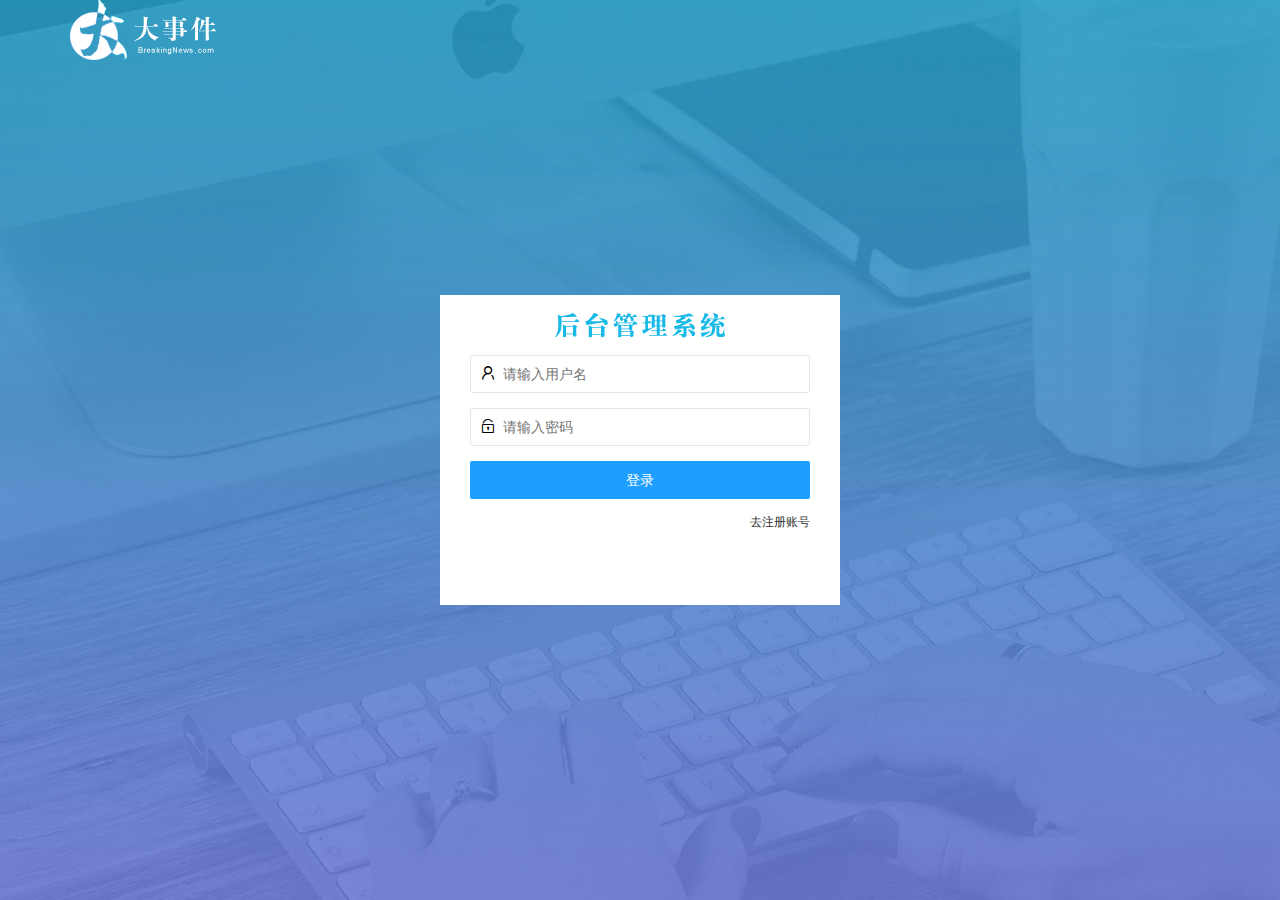
<file: login.html>
<!DOCTYPE html>
<html lang="en">
<head>
    <meta charset="UTF-8">
    <meta http-equiv="X-UA-Compatible" content="IE=edge">
    <meta name="viewport" content="width=device-width, initial-scale=1.0">
    <title>大事件-登录/注册</title>
    <!-- 导入LayUI 的样式  -->
     <link rel="stylesheet" href="./assets/lib/layui/css/layui.css ">
    <!-- 导入自己的样式表 -->
     <link rel="stylesheet" href="./assets/css/login.css"/>
</head>
<body>
    <!--  头部的 Logo 区域 -->
  <div class="layui-main">
      <img src="./assets/images/logo.png" alt=""/>
  </div>  

    <!-- 登录注册区域 -->
    <div class="loginAndRegBox">
        <div class="title-box"></div>
        <!-- 登录的div -->
        <div class="login-box">
            <!-- 登录的表单 -->
            <form class="layui-form" id="form_login">
                <!-- 用户名 -->
                <div class="layui-form-item">
                    <i class="layui-icon layui-icon-username"></i>
                    <input type="text" name="username" required  lay-verify="required" placeholder="请输入用户名" autocomplete="off" class="layui-input">
                </div>
                <!-- 密码 -->
                <div class="layui-form-item">
                    <i class="layui-icon layui-icon-password"></i>
                    <input type="password" name="password" required  lay-verify="required|pwd" placeholder="请输入密码" autocomplete="off" class="layui-input">
                </div>
                <!-- 登录按钮 -->
                <div class="layui-form-item">
            
                    <!-- 注意：表单提交按钮和普通按钮的区别，就是 lay-submit 属性 -->
                    <button class="layui-btn layui-btn-fluid layui-btn-normal" lay-submit >登录</button>
                    
                </div>
                <div class="layui-form-item links">
                    <a href="javascript:;" id="link_reg">去注册账号</a>
                    
                </div>
            </form>
            
        </div>
        <!-- 注册的div -->
        <div class="reg-box">
            <!-- 注册的表单 -->
            <form class="layui-form" id="form_reg">
                <!-- 用户名 -->
                <div class="layui-form-item">
                    <i class="layui-icon layui-icon-username"></i>
                    <input type="text" name="username" required  lay-verify="required" placeholder="请输入用户名" autocomplete="off" class="layui-input">
                </div>
                <!-- 密码 -->
                <div class="layui-form-item">
                    <i class="layui-icon layui-icon-password"></i>
                    <input type="password" name="password" required  lay-verify="required|pwd" placeholder="请输入密码" autocomplete="off" class="layui-input">
                </div>
                <!-- 密码确认框 -->
                <div class="layui-form-item">
                    <i class="layui-icon layui-icon-password"></i>
                    <input type="password" name="repassword" required  lay-verify="required|pwd|repwd" placeholder="再次确认密码" autocomplete="off" class="layui-input">
                </div>
                <!-- 注册按钮 -->
                <div class="layui-form-item">
            
                    <!-- 注意：表单提交按钮和普通按钮的区别，就是 lay-submit 属性 -->
                    <button class="layui-btn layui-btn-fluid layui-btn-normal" lay-submit >注册</button>
                    
                </div>
                <div class="layui-form-item links">
                    <a href="javascript:;" id="link_login">去登录</a>
                    
                </div>
            </form>
            
        </div>
    </div>

    <!-- 导入 Layui 的JS文件 -->
    <script src="./assets/lib/layui/layui.all.js"></script>
    <!-- 导入 jQuery -->
    <script src="./assets/lib/jquery.js"></script>
    <!-- 导入自己封装的 baseAPI.js -->
    <script src="./assets/js/baseAPI.js"></script>
    <!-- 导入自己的 JavaScript 脚本 -->
    <script src="./assets/js/login.js"></script>
</body> 
</html>
</file>
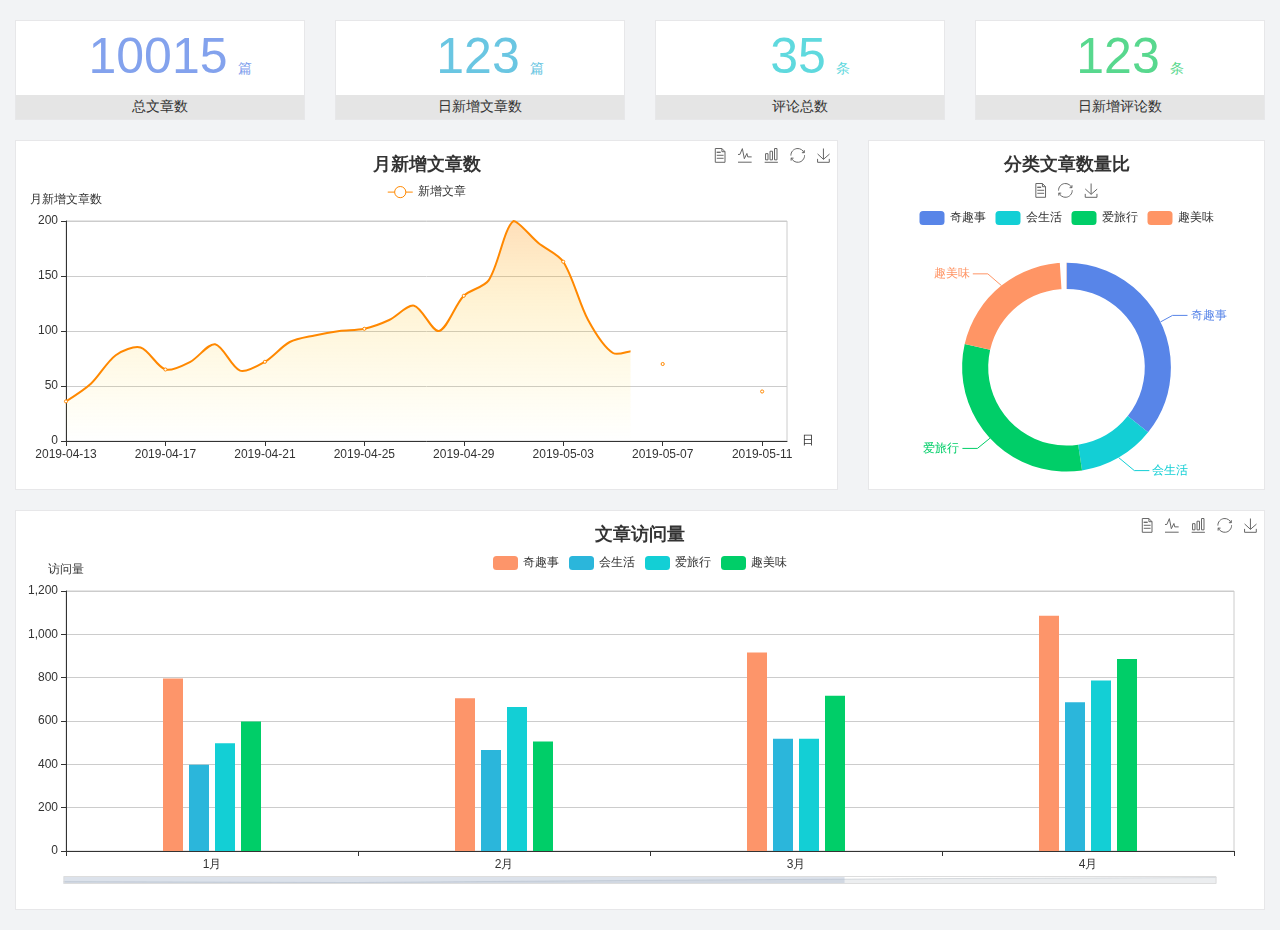
<file: home/dashboard.html>
<!DOCTYPE html>
<html lang="en">

<head>
  <meta charset="UTF-8">
  <meta name="viewport" content="width=device-width, initial-scale=1.0">
  <meta http-equiv="X-UA-Compatible" content="ie=edge">
  <title>图表统计</title>
  <!-- <link rel="stylesheet" href="../../assets/lib/bootstrap.css" />
  <link rel="stylesheet" href="../../assets/lib/main.css" />
  <script src="../../assets/lib/jquery.js"></script>
  <script type="text/javascript" src="../../assets/lib/echarts.min.js"></script> -->


  <link rel="stylesheet" href="../assets/lib/bootstrap.css" />
  <link rel="stylesheet" href="../assets/lib/main.css" />
  <script src="../assets/lib/jquery.js"></script>
  <script type="text/javascript" src="../assets/lib/echarts.min.js"></script>
</head>

<body>
  <div class="container-fluid">
    <div class="row spannel_list">
      <div class="col-sm-3 col-xs-6">
        <div class="spannel">
          <em>10015</em><span>篇</span>
          <b>总文章数</b>
        </div>
      </div>
      <div class="col-sm-3 col-xs-6">
        <div class="spannel scolor01">
          <em>123</em><span>篇</span>
          <b>日新增文章数</b>
        </div>
      </div>
      <div class="col-sm-3 col-xs-6">
        <div class="spannel scolor02">
          <em>35</em><span>条</span>
          <b>评论总数</b>
        </div>
      </div>
      <div class="col-sm-3 col-xs-6">
        <div class="spannel scolor03">
          <em>123</em><span>条</span>
          <b>日新增评论数</b>
        </div>
      </div>
    </div>
  </div>

  <div class="container-fluid">
    <div class="row curve-pie">
      <div class="col-lg-8 col-md-8">
        <div class="gragh_pannel" id="curve_show"></div>
      </div>
      <div class="col-lg-4 col-md-4">
        <div class="gragh_pannel" id="pie_show"></div>
      </div>
    </div>
  </div>

  <div class="container-fluid">
    <div class="column_pannel" id="column_show"></div>
  </div>

  <script>
    var oChart = echarts.init(document.getElementById('curve_show'));
    var aList_all = [
      { 'count': 36, 'date': '2019-04-13' },
      { 'count': 52, 'date': '2019-04-14' },
      { 'count': 78, 'date': '2019-04-15' },
      { 'count': 85, 'date': '2019-04-16' },
      { 'count': 65, 'date': '2019-04-17' },
      { 'count': 72, 'date': '2019-04-18' },
      { 'count': 88, 'date': '2019-04-19' },
      { 'count': 64, 'date': '2019-04-20' },
      { 'count': 72, 'date': '2019-04-21' },
      { 'count': 90, 'date': '2019-04-22' },
      { 'count': 96, 'date': '2019-04-23' },
      { 'count': 100, 'date': '2019-04-24' },
      { 'count': 102, 'date': '2019-04-25' },
      { 'count': 110, 'date': '2019-04-26' },
      { 'count': 123, 'date': '2019-04-27' },
      { 'count': 100, 'date': '2019-04-28' },
      { 'count': 132, 'date': '2019-04-29' },
      { 'count': 146, 'date': '2019-04-30' },
      { 'count': 200, 'date': '2019-05-01' },
      { 'count': 180, 'date': '2019-05-02' },
      { 'count': 163, 'date': '2019-05-03' },
      { 'count': 110, 'date': '2019-05-04' },
      { 'count': 80, 'date': '2019-05-05' },
      { 'count': 82, 'date': '2019-05-06' },
      { 'count': 70, 'date': '2019-05-07' },
      { 'count': 65, 'date': '2019-05-08' },
      { 'count': 54, 'date': '2019-05-09' },
      { 'count': 40, 'date': '2019-05-10' },
      { 'count': 45, 'date': '2019-05-11' },
      { 'count': 38, 'date': '2019-05-12' },
    ];

    let aCount = [];
    let aDate = [];

    for (var i = 0; i < aList_all.length; i++) {
      aCount.push(aList_all[i].count);
      aDate.push(aList_all[i].date);
    }

    var chartopt = {
      title: {
        text: '月新增文章数',
        left: 'center',
        top: '10'
      },
      tooltip: {
        trigger: 'axis'
      },
      legend: {
        data: ['新增文章'],
        top: '40'
      },
      toolbox: {
        show: true,
        feature: {
          mark: { show: true },
          dataView: { show: true, readOnly: false },
          magicType: { show: true, type: ['line', 'bar'] },
          restore: { show: true },
          saveAsImage: { show: true }
        }
      },
      calculable: true,
      xAxis: [
        {
          name: '日',
          type: 'category',
          boundaryGap: false,
          data: aDate
        }
      ],
      yAxis: [
        {
          name: '月新增文章数',
          type: 'value'
        }
      ],
      series: [
        {
          name: '新增文章',
          type: 'line',
          smooth: true,
          itemStyle: { normal: { areaStyle: { type: 'default' }, color: '#f80' }, lineStyle: { color: '#f80' } },
          data: aCount
        }],
      areaStyle: {
        normal: {
          color: new echarts.graphic.LinearGradient(0, 0, 0, 1, [{
            offset: 0,
            color: 'rgba(255,136,0,0.39)'
          }, {
            offset: .34,
            color: 'rgba(255,180,0,0.25)'
          }, {
            offset: 1,
            color: 'rgba(255,222,0,0.00)'
          }])

        }
      },
      grid: {
        show: true,
        x: 50,
        x2: 50,
        y: 80,
        height: 220
      }
    };

    oChart.setOption(chartopt);


    var oPie = echarts.init(document.getElementById('pie_show'));
    var oPieopt =
    {
      title: {
        top: 10,
        text: '分类文章数量比',
        x: 'center'
      },
      tooltip: {
        trigger: 'item',
        formatter: "{a} <br/>{b} : {c} ({d}%)"
      },
      color: ['#5885e8', '#13cfd5', '#00ce68', '#ff9565'],
      legend: {
        x: 'center',
        top: 65,
        data: ['奇趣事', '会生活', '爱旅行', '趣美味']
      },
      toolbox: {
        show: true,
        x: 'center',
        top: 35,
        feature: {
          mark: { show: true },
          dataView: { show: true, readOnly: false },
          magicType: {
            show: true,
            type: ['pie', 'funnel'],
            option: {
              funnel: {
                x: '25%',
                width: '50%',
                funnelAlign: 'left',
                max: 1548
              }
            }
          },
          restore: { show: true },
          saveAsImage: { show: true }
        }
      },
      calculable: true,
      series: [
        {
          name: '访问来源',
          type: 'pie',
          radius: ['45%', '60%'],
          center: ['50%', '65%'],
          data: [
            { value: 300, name: '奇趣事' },
            { value: 100, name: '会生活' },
            { value: 260, name: '爱旅行' },
            { value: 180, name: '趣美味' }
          ]
        }
      ]
    };
    oPie.setOption(oPieopt);



    var oColumn = this.echarts.init(document.getElementById('column_show'));
    var oColumnopt =
    {
      title: {
        text: '文章访问量',
        left: 'center',
        top: '10'
      },
      tooltip: {
        trigger: 'axis'
      },
      legend: {
        data: ['奇趣事', '会生活', '爱旅行', '趣美味'],
        top: '40'
      },
      toolbox: {
        show: true,
        feature: {
          mark: { show: true },
          dataView: { show: true, readOnly: false },
          magicType: { show: true, type: ['line', 'bar'] },
          restore: { show: true },
          saveAsImage: { show: true }
        }
      },
      calculable: true,
      xAxis: [
        {
          type: 'category',
          data: ['1月', '2月', '3月', '4月', '5月']
        }
      ],
      yAxis: [
        {
          name: '访问量',
          type: 'value'
        }
      ],
      series: [
        {
          name: '奇趣事',
          type: 'bar',
          barWidth: 20,
          itemStyle: {
            normal: { areaStyle: { type: 'default' }, color: '#fd956a' }
          },
          data: [800, 708, 920, 1090, 1200]
        },
        {
          name: '会生活',
          type: 'bar',
          barWidth: 20,
          itemStyle: {
            normal: { areaStyle: { type: 'default' }, color: '#2bb6db' }
          },
          data: [400, 468, 520, 690, 800]
        },
        {
          name: '爱旅行',
          type: 'bar',
          barWidth: 20,
          itemStyle: {
            normal: { areaStyle: { type: 'default' }, color: '#13cfd5' }
          },
          data: [500, 668, 520, 790, 900]
        },
        {
          name: '趣美味',
          type: 'bar',
          barWidth: 20,
          itemStyle: {
            normal: { areaStyle: { type: 'default' }, color: '#00ce68' }
          },
          data: [600, 508, 720, 890, 1000]
        }
      ],
      grid: {
        show: true,
        x: 50,
        x2: 30,
        y: 80,
        height: 260
      },
      dataZoom: [//给x轴设置滚动条
        {
          start: 0,//默认为0
          end: 100 - 1000 / 31,//默认为100
          type: 'slider',
          show: true,
          xAxisIndex: [0],
          handleSize: 0,//滑动条的 左右2个滑动条的大小
          height: 8,//组件高度
          left: 45, //左边的距离
          right: 50,//右边的距离
          bottom: 26,//右边的距离
          handleColor: '#ddd',//h滑动图标的颜色
          handleStyle: {
            borderColor: "#cacaca",
            borderWidth: "1",
            shadowBlur: 2,
            background: "#ddd",
            shadowColor: "#ddd",
          }
        }]
    };
    oColumn.setOption(oColumnopt);
  </script>
</body>

</html>
</file>
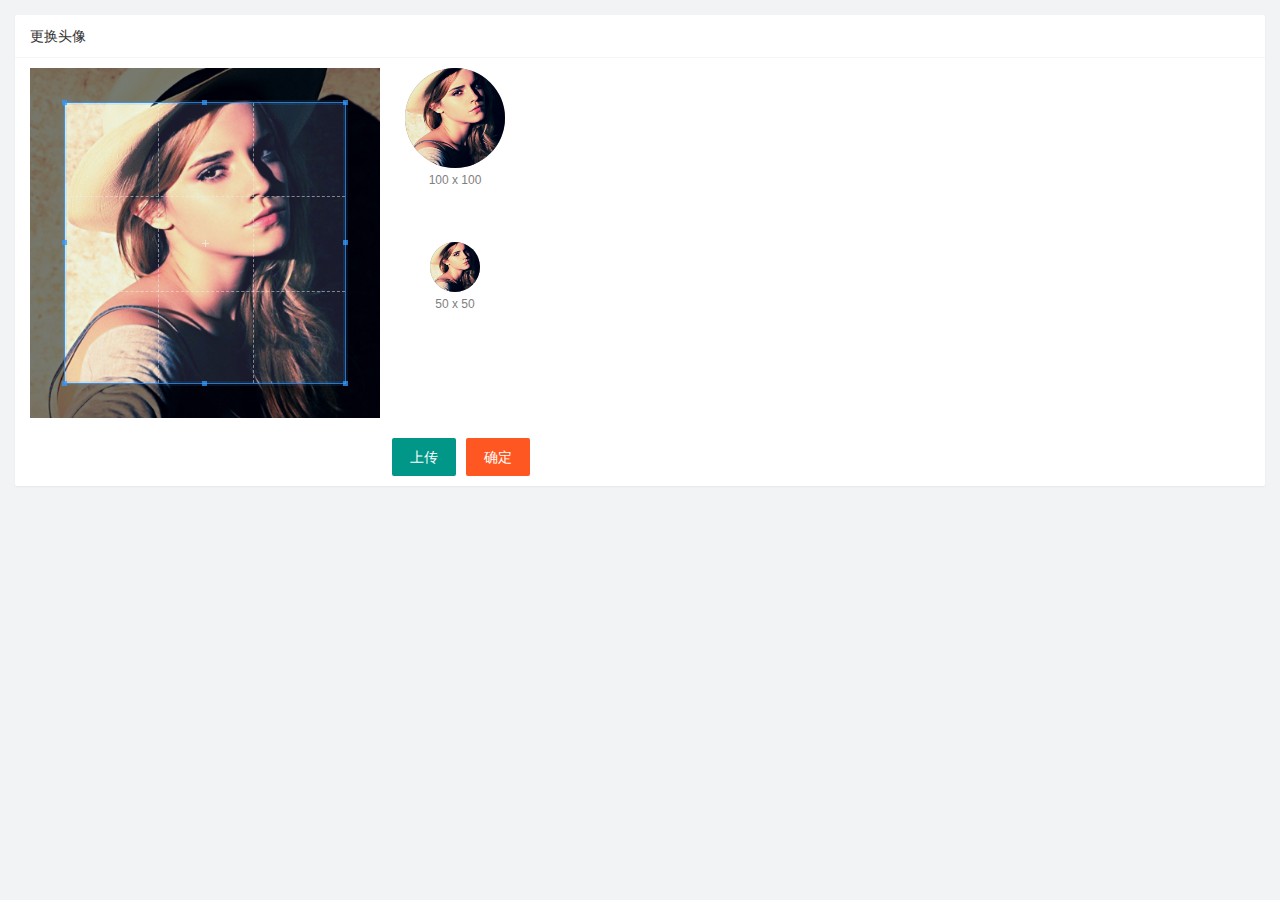
<file: user/user_avatar.html>
<!DOCTYPE html>
<html lang="en">
<head>
    <meta charset="UTF-8">
    <meta http-equiv="X-UA-Compatible" content="IE=edge">
    <meta name="viewport" content="width= , initial-scale=1.0">
    <title>Document</title>
    <link rel="stylesheet" href="../assets/lib/layui/css/layui.css"/>
    <link rel="stylesheet" href="../assets/lib/cropper/cropper.css" />
    <link rel="stylesheet" href="../assets/css/user/user_avatar.css"/>
</head>
<body>
    <!-- 卡片区域 -->
    <div class="layui-card">
        <div class="layui-card-header">更换头像</div>
        <div class="layui-card-body">
          <!-- 第一行的图片裁剪和预览区域 -->
     <div class="row1">
        <!-- 图片裁剪区域 -->
        <div class="cropper-box">
          <!-- 这个 img 标签很重要，将来会把它初始化为裁剪区域 -->
          <img id="image" src="../assets/images/sample.jpg" />
        </div>
        <!-- 图片的预览区域 -->
        <div class="preview-box">
          <div>
            <!-- 宽高为 100px 的预览区域 -->
            <div class="img-preview w100"></div>
            <p class="size">100 x 100</p>
          </div>
          <div>
            <!-- 宽高为 50px 的预览区域 -->
            <div class="img-preview w50"></div>
            <p class="size">50 x 50</p>
          </div>
        </div>
      </div>
    
      <!-- 第二行的按钮区域 -->
      <div class="row2">
          <!-- 通过 accept 属性，可以指定，允许用户选择什么类型的文件 -->
        <input type="file" id="file" accept="img/png,image/jpeg"/>
        <button type="button" class="layui-btn" id="btnChooseImage">上传</button>
        <button type="button" class="layui-btn layui-btn-danger" id="btnUpload">确定</button>
      </div>
        </div>
      </div>

   <script src="../assets/lib/layui/layui.all.js"></script>
   <script src="../assets/lib/jquery.js"></script>
   <script src="../assets/lib/cropper/Cropper.js"></script>
   <script src="../assets/lib/cropper/jquery-cropper.js"></script>
   <script src="../assets/js/baseAPI.js"></script>
   <script src="../assets/js/user/user_avatar.js"></script>
</body>
</html>
</file>
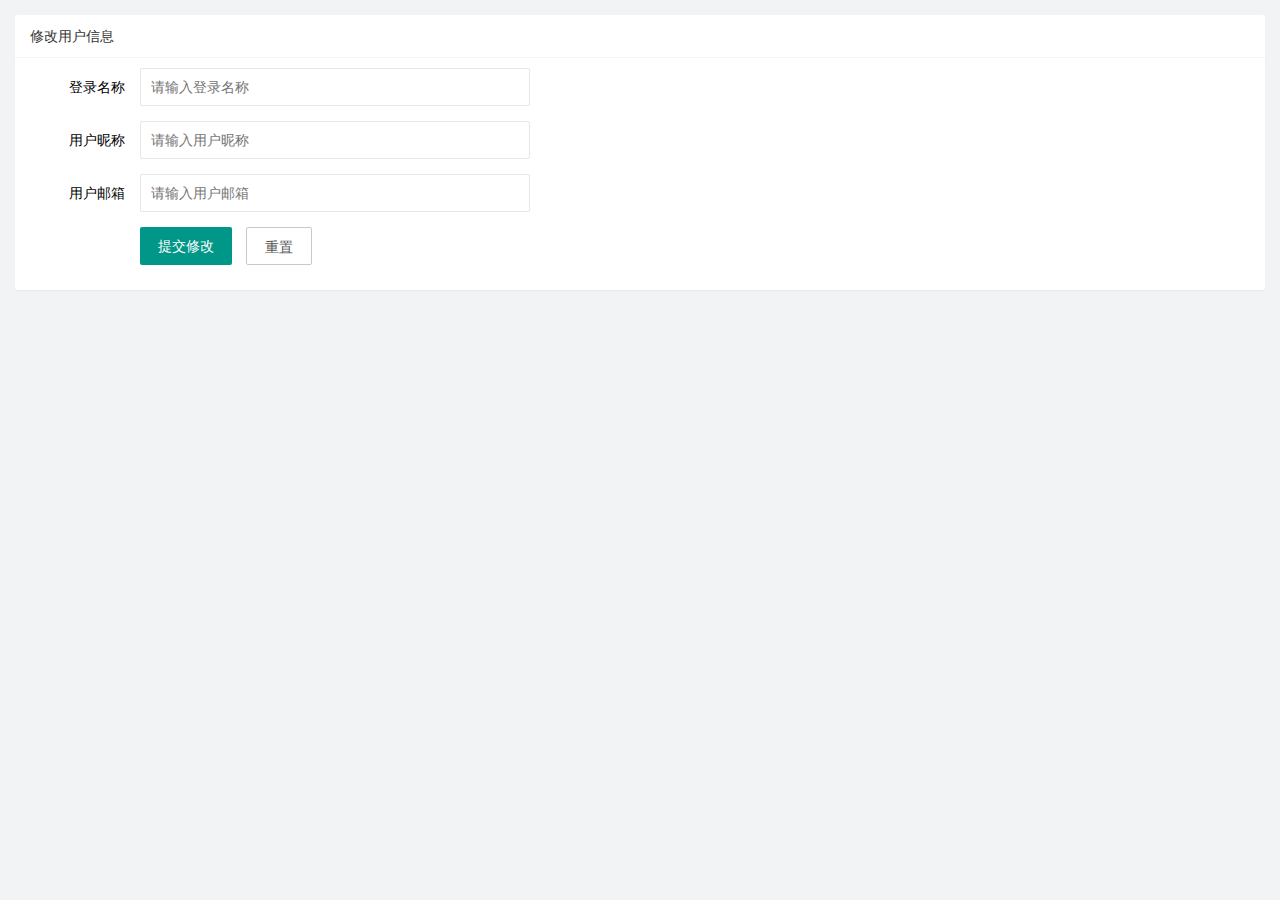
<file: user/user_info.html>
<!DOCTYPE html>
<html lang="en">
<head>
    <meta charset="UTF-8">
    <meta http-equiv="X-UA-Compatible" content="IE=edge">
    <meta name="viewport" content="width=device-width, initial-scale=1.0">
    <title>Document</title>
    <!-- 导入 layui 的样式 -->
    <link rel="stylesheet" href="../assets/lib/layui/css/layui.css" />
    <!-- 导入自己的样式 -->
    <link rel="stylesheet" href="../assets/css/user/user_info.css" />
</head>
<body>
    <!-- 这是卡片区域  -->
    <div class="layui-card">
        <div class="layui-card-header">修改用户信息</div>
        <div class="layui-card-body">
          <!-- form 表单区域 -->
          <form class="layui-form" lay-filter="formUserInfo">
            <!-- 这是隐藏域 -->
            <input type="hidden" name="id" value=""/>
            <div class="layui-form-item">
              <label class="layui-form-label">登录名称</label>
              <div class="layui-input-block">
                <input type="text" name="username" required  lay-verify="required" placeholder="请输入登录名称" autocomplete="off" class="layui-input" readonly />
              </div>
            </div>

            <div class="layui-form-item">
                <label class="layui-form-label">用户昵称</label>
                <div class="layui-input-block">
                  <input type="text" name="nickname" required  lay-verify="required|nickname" placeholder="请输入用户昵称" autocomplete="off" class="layui-input">
                </div>
              </div>

              <div class="layui-form-item">
                <label class="layui-form-label">用户邮箱</label>
                <div class="layui-input-block">
                  <input type="text" name="email" required  lay-verify="required|email" placeholder="请输入用户邮箱" autocomplete="off" class="layui-input">
                </div>
              </div>

              <div class="layui-form-item">
                <div class="layui-input-block">
                  <button class="layui-btn" lay-submit lay-filter="formDemo"> 提交修改</button>
                  <button type="reset" class="layui-btn layui-btn-primary" id="btnReset">重置</button>
                </div>
              </div>

          </form>
        </div>
      </div>

      <!-- 导入 layui 的js -->
      <script src="../assets/lib/layui/layui.all.js"></script>
      <!-- 导入 jquery -->
      <script src="../assets/lib/jquery.js"></script>
      <!-- 导入 baseAPI -->
      <script src="../assets/js/baseAPI.js"></script>
      <!-- 导入自己的js -->
      <script src="../assets/js/user/user_info.js"></script>
</body>
</html>
</file>
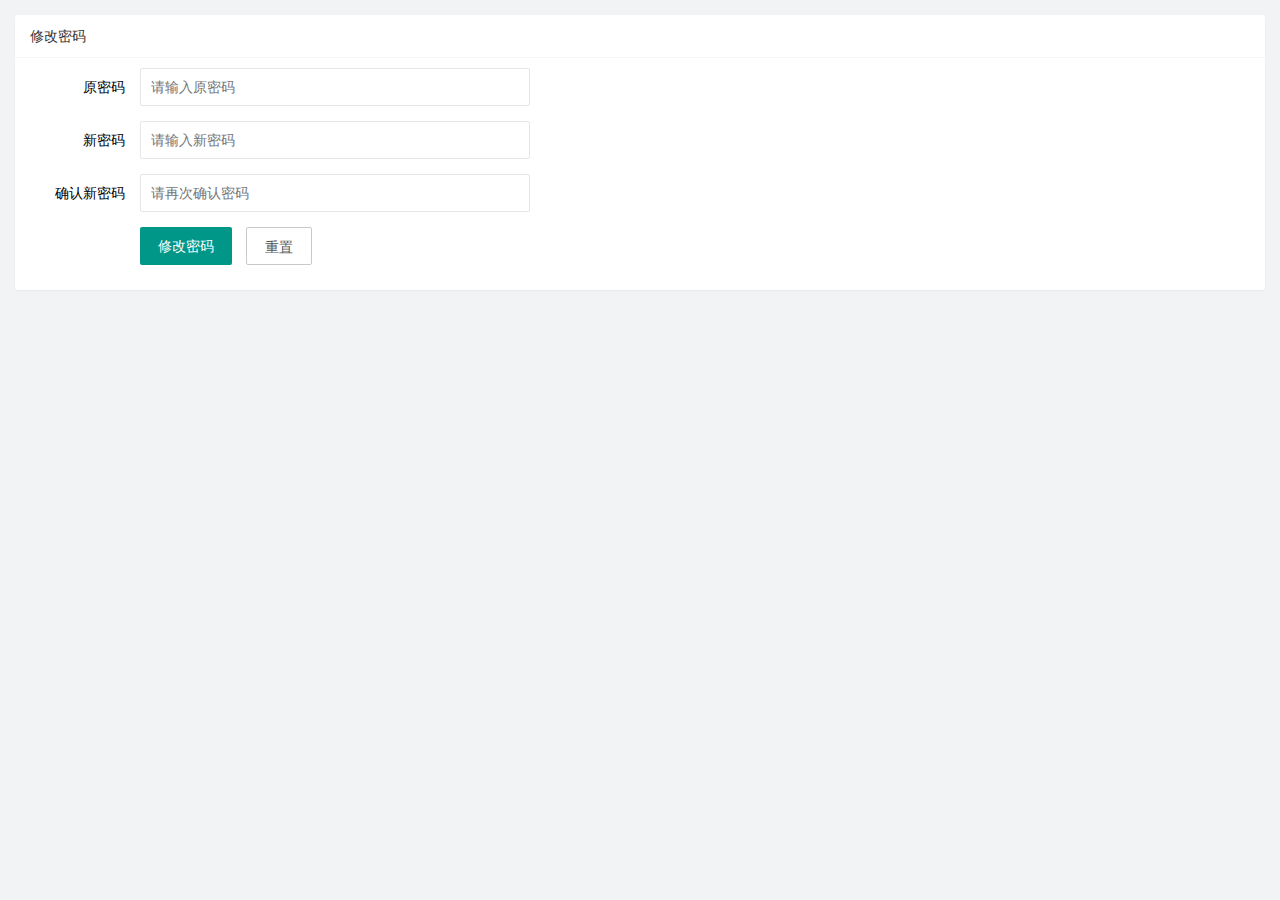
<file: user/user_pwd.html>
<!DOCTYPE html>
<html lang="en">
<head>
    <meta charset="UTF-8">
    <meta http-equiv="X-UA-Compatible" content="IE=edge">
    <meta name="viewport" content="width=device-width, initial-scale=1.0">
    <title>Document</title>
    <link rel="stylesheet" href="../assets/lib/layui/css/layui.css" />
    <link rel="stylesheet" href="../assets/css/user/user_pwd.css">
</head>
<body>
    <!-- 卡片区域 -->
    <div class="layui-card">
        <div class="layui-card-header">修改密码</div>
        <div class="layui-card-body">
            <form class="layui-form">
                <div class="layui-form-item">
                  <label class="layui-form-label">原密码</label>
                  <div class="layui-input-block">
                    <input type="password" name="oldPwd" required  lay-verify="required|pwd" placeholder="请输入原密码" autocomplete="off" class="layui-input">
                  </div>
                </div>

                <div class="layui-form-item">
                    <label class="layui-form-label">新密码</label>
                    <div class="layui-input-block">
                      <input type="password" name="newPwd" required  lay-verify="required|pwd|samePwd" placeholder="请输入新密码" autocomplete="off" class="layui-input">
                    </div>
                  </div>

                  <div class="layui-form-item">
                    <label class="layui-form-label">确认新密码</label>
                    <div class="layui-input-block">
                      <input type="password" name="rePwd" required  lay-verify="required|pwd|rePwd" placeholder="请再次确认密码" autocomplete="off" class="layui-input">
                    </div>
                  </div>

                  <div class="layui-form-item">
                    <div class="layui-input-block">
                      <button class="layui-btn" lay-submit lay-filter="formDemo">修改密码</button>
                      <button type="reset" class="layui-btn layui-btn-primary">重置</button>
                    </div>
                  </div>
            </form>
        </div>
      </div>


      <!-- 导入 layui 的 js -->
      <script src="../assets/lib/layui/layui.all.js"></script>
      <!-- 导入 jQuery -->
      <script src="../assets/lib/jquery.js"></script>
      <!-- 导入 baseAPI -->
      <script src="../assets/js/baseAPI.js"></script>
      <!-- 导入自己的 js -->
      <script src="../assets/js/user/user_pwd.js"></script>
</body>
</html>
</file>
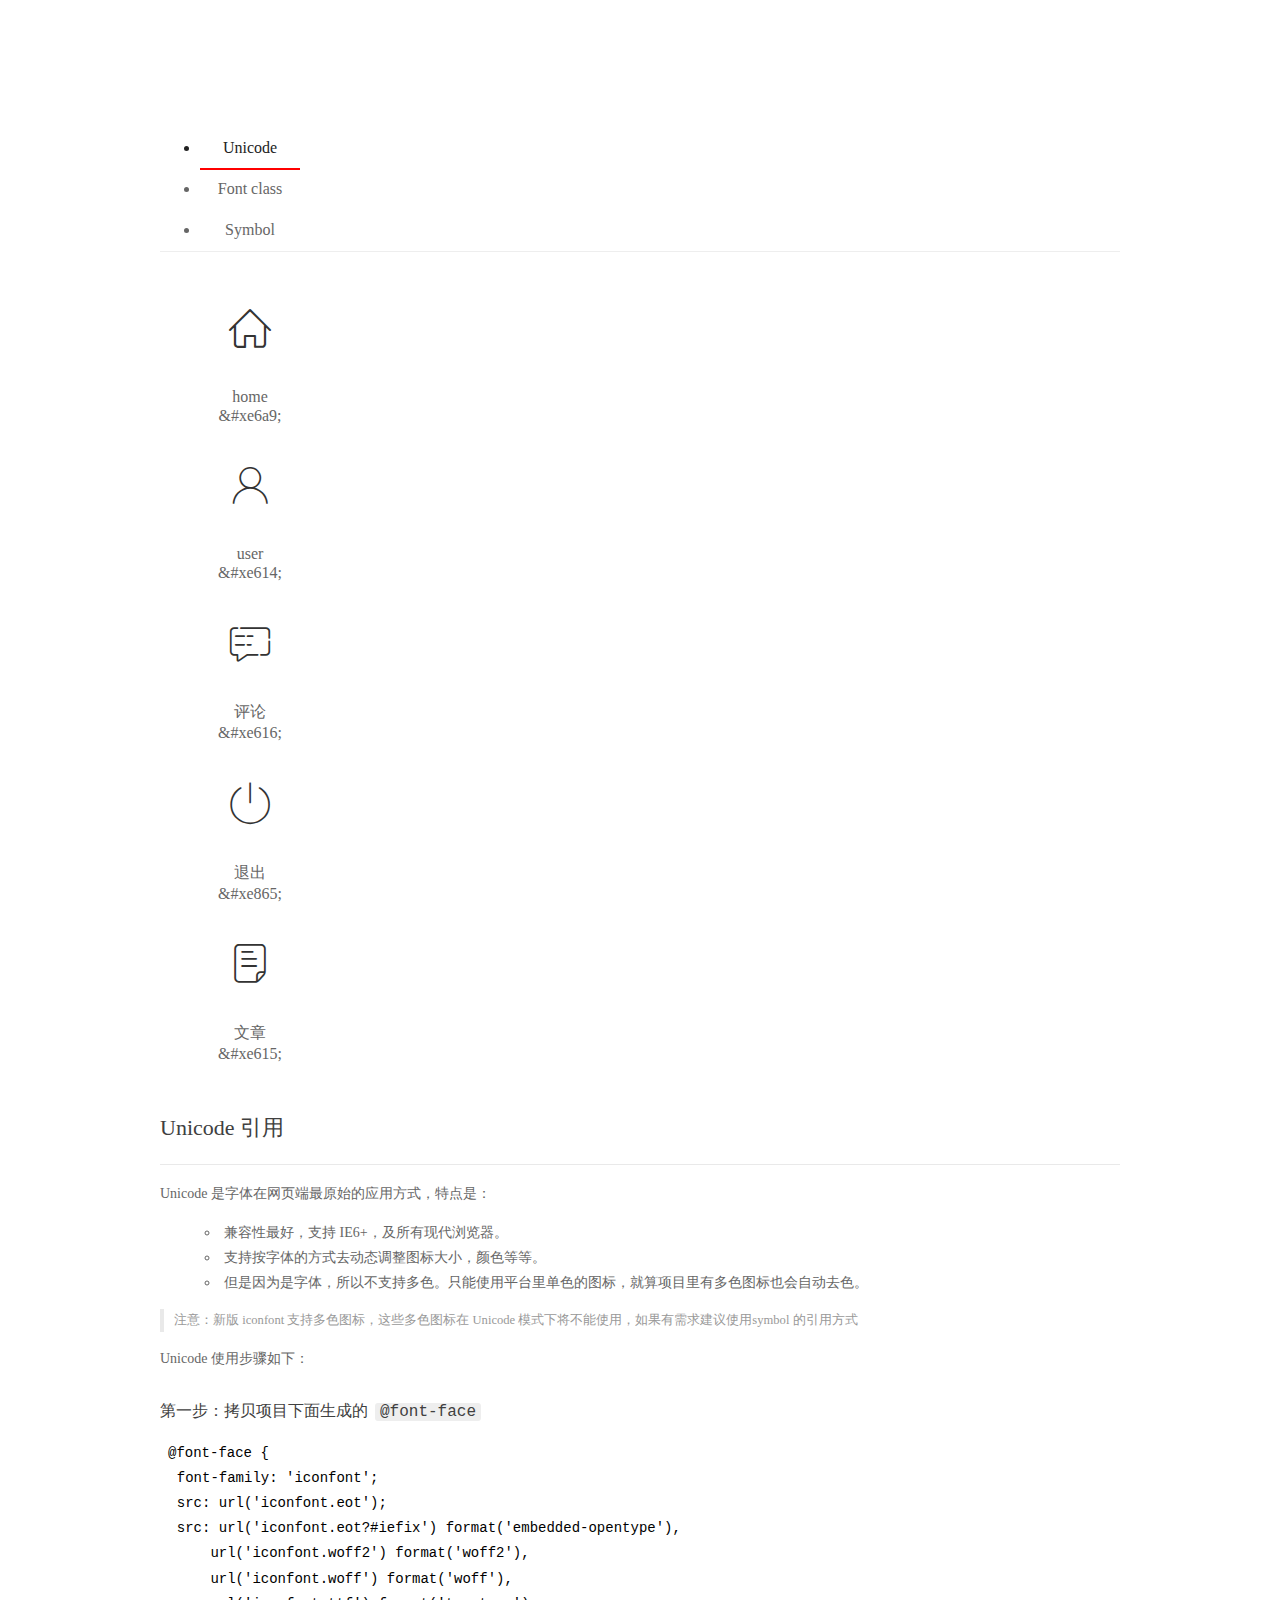
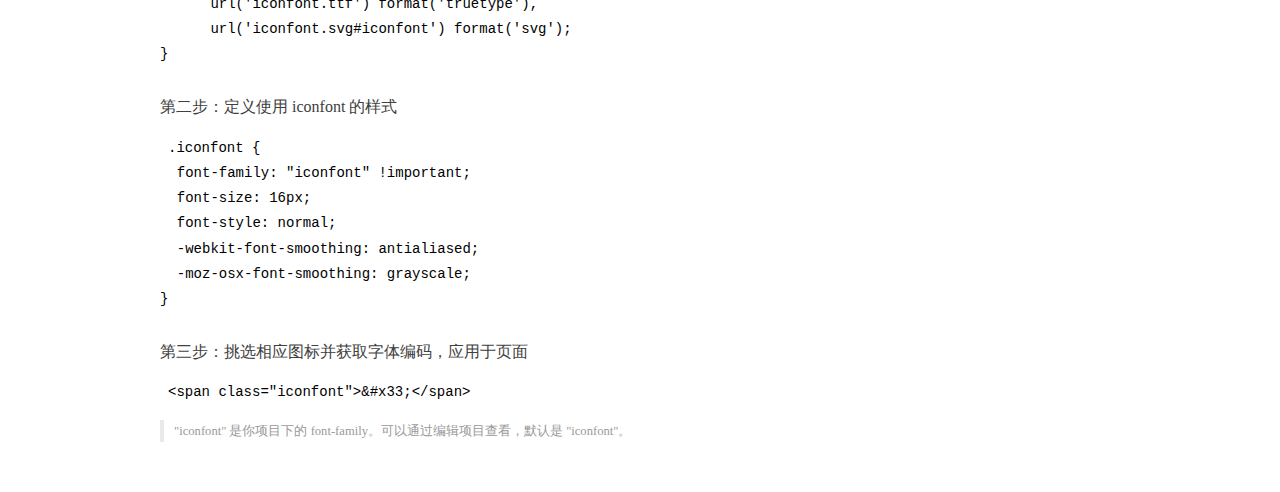
<file: assets/fonts/demo_index.html>
<!DOCTYPE html>
<html>
<head>
  <meta charset="utf-8"/>
  <title>IconFont Demo</title>
  <link rel="shortcut icon" href="https://gtms04.alicdn.com/tps/i4/TB1_oz6GVXXXXaFXpXXJDFnIXXX-64-64.ico" type="image/x-icon"/>
  <link rel="stylesheet" href="https://g.alicdn.com/thx/cube/1.3.2/cube.min.css">
  <link rel="stylesheet" href="demo.css">
  <link rel="stylesheet" href="iconfont.css">
  <script src="iconfont.js"></script>
  <!-- jQuery -->
  <script src="https://a1.alicdn.com/oss/uploads/2018/12/26/7bfddb60-08e8-11e9-9b04-53e73bb6408b.js"></script>
  <!-- 代码高亮 -->
  <script src="https://a1.alicdn.com/oss/uploads/2018/12/26/a3f714d0-08e6-11e9-8a15-ebf944d7534c.js"></script>
</head>
<body>
  <div class="main">
    <h1 class="logo"><a href="https://www.iconfont.cn/" title="iconfont 首页" target="_blank">&#xe86b;</a></h1>
    <div class="nav-tabs">
      <ul id="tabs" class="dib-box">
        <li class="dib active"><span>Unicode</span></li>
        <li class="dib"><span>Font class</span></li>
        <li class="dib"><span>Symbol</span></li>
      </ul>
      
    </div>
    <div class="tab-container">
      <div class="content unicode" style="display: block;">
          <ul class="icon_lists dib-box">
          
            <li class="dib">
              <span class="icon iconfont">&#xe6a9;</span>
                <div class="name">home</div>
                <div class="code-name">&amp;#xe6a9;</div>
              </li>
          
            <li class="dib">
              <span class="icon iconfont">&#xe614;</span>
                <div class="name">user</div>
                <div class="code-name">&amp;#xe614;</div>
              </li>
          
            <li class="dib">
              <span class="icon iconfont">&#xe616;</span>
                <div class="name">评论</div>
                <div class="code-name">&amp;#xe616;</div>
              </li>
          
            <li class="dib">
              <span class="icon iconfont">&#xe865;</span>
                <div class="name">退出</div>
                <div class="code-name">&amp;#xe865;</div>
              </li>
          
            <li class="dib">
              <span class="icon iconfont">&#xe615;</span>
                <div class="name">文章</div>
                <div class="code-name">&amp;#xe615;</div>
              </li>
          
          </ul>
          <div class="article markdown">
          <h2 id="unicode-">Unicode 引用</h2>
          <hr>

          <p>Unicode 是字体在网页端最原始的应用方式，特点是：</p>
          <ul>
            <li>兼容性最好，支持 IE6+，及所有现代浏览器。</li>
            <li>支持按字体的方式去动态调整图标大小，颜色等等。</li>
            <li>但是因为是字体，所以不支持多色。只能使用平台里单色的图标，就算项目里有多色图标也会自动去色。</li>
          </ul>
          <blockquote>
            <p>注意：新版 iconfont 支持多色图标，这些多色图标在 Unicode 模式下将不能使用，如果有需求建议使用symbol 的引用方式</p>
          </blockquote>
          <p>Unicode 使用步骤如下：</p>
          <h3 id="-font-face">第一步：拷贝项目下面生成的 <code>@font-face</code></h3>
<pre><code class="language-css"
>@font-face {
  font-family: 'iconfont';
  src: url('iconfont.eot');
  src: url('iconfont.eot?#iefix') format('embedded-opentype'),
      url('iconfont.woff2') format('woff2'),
      url('iconfont.woff') format('woff'),
      url('iconfont.ttf') format('truetype'),
      url('iconfont.svg#iconfont') format('svg');
}
</code></pre>
          <h3 id="-iconfont-">第二步：定义使用 iconfont 的样式</h3>
<pre><code class="language-css"
>.iconfont {
  font-family: "iconfont" !important;
  font-size: 16px;
  font-style: normal;
  -webkit-font-smoothing: antialiased;
  -moz-osx-font-smoothing: grayscale;
}
</code></pre>
          <h3 id="-">第三步：挑选相应图标并获取字体编码，应用于页面</h3>
<pre>
<code class="language-html"
>&lt;span class="iconfont"&gt;&amp;#x33;&lt;/span&gt;
</code></pre>
          <blockquote>
            <p>"iconfont" 是你项目下的 font-family。可以通过编辑项目查看，默认是 "iconfont"。</p>
          </blockquote>
          </div>
      </div>
      <div class="content font-class">
        <ul class="icon_lists dib-box">
          
          <li class="dib">
            <span class="icon iconfont icon-home"></span>
            <div class="name">
              home
            </div>
            <div class="code-name">.icon-home
            </div>
          </li>
          
          <li class="dib">
            <span class="icon iconfont icon-user"></span>
            <div class="name">
              user
            </div>
            <div class="code-name">.icon-user
            </div>
          </li>
          
          <li class="dib">
            <span class="icon iconfont icon-pinglun"></span>
            <div class="name">
              评论
            </div>
            <div class="code-name">.icon-pinglun
            </div>
          </li>
          
          <li class="dib">
            <span class="icon iconfont icon-tuichu"></span>
            <div class="name">
              退出
            </div>
            <div class="code-name">.icon-tuichu
            </div>
          </li>
          
          <li class="dib">
            <span class="icon iconfont icon-16"></span>
            <div class="name">
              文章
            </div>
            <div class="code-name">.icon-16
            </div>
          </li>
          
        </ul>
        <div class="article markdown">
        <h2 id="font-class-">font-class 引用</h2>
        <hr>

        <p>font-class 是 Unicode 使用方式的一种变种，主要是解决 Unicode 书写不直观，语意不明确的问题。</p>
        <p>与 Unicode 使用方式相比，具有如下特点：</p>
        <ul>
          <li>兼容性良好，支持 IE8+，及所有现代浏览器。</li>
          <li>相比于 Unicode 语意明确，书写更直观。可以很容易分辨这个 icon 是什么。</li>
          <li>因为使用 class 来定义图标，所以当要替换图标时，只需要修改 class 里面的 Unicode 引用。</li>
          <li>不过因为本质上还是使用的字体，所以多色图标还是不支持的。</li>
        </ul>
        <p>使用步骤如下：</p>
        <h3 id="-fontclass-">第一步：引入项目下面生成的 fontclass 代码：</h3>
<pre><code class="language-html">&lt;link rel="stylesheet" href="./iconfont.css"&gt;
</code></pre>
        <h3 id="-">第二步：挑选相应图标并获取类名，应用于页面：</h3>
<pre><code class="language-html">&lt;span class="iconfont icon-xxx"&gt;&lt;/span&gt;
</code></pre>
        <blockquote>
          <p>"
            iconfont" 是你项目下的 font-family。可以通过编辑项目查看，默认是 "iconfont"。</p>
        </blockquote>
      </div>
      </div>
      <div class="content symbol">
          <ul class="icon_lists dib-box">
          
            <li class="dib">
                <svg class="icon svg-icon" aria-hidden="true">
                  <use xlink:href="#icon-home"></use>
                </svg>
                <div class="name">home</div>
                <div class="code-name">#icon-home</div>
            </li>
          
            <li class="dib">
                <svg class="icon svg-icon" aria-hidden="true">
                  <use xlink:href="#icon-user"></use>
                </svg>
                <div class="name">user</div>
                <div class="code-name">#icon-user</div>
            </li>
          
            <li class="dib">
                <svg class="icon svg-icon" aria-hidden="true">
                  <use xlink:href="#icon-pinglun"></use>
                </svg>
                <div class="name">评论</div>
                <div class="code-name">#icon-pinglun</div>
            </li>
          
            <li class="dib">
                <svg class="icon svg-icon" aria-hidden="true">
                  <use xlink:href="#icon-tuichu"></use>
                </svg>
                <div class="name">退出</div>
                <div class="code-name">#icon-tuichu</div>
            </li>
          
            <li class="dib">
                <svg class="icon svg-icon" aria-hidden="true">
                  <use xlink:href="#icon-16"></use>
                </svg>
                <div class="name">文章</div>
                <div class="code-name">#icon-16</div>
            </li>
          
          </ul>
          <div class="article markdown">
          <h2 id="symbol-">Symbol 引用</h2>
          <hr>

          <p>这是一种全新的使用方式，应该说这才是未来的主流，也是平台目前推荐的用法。相关介绍可以参考这篇<a href="">文章</a>
            这种用法其实是做了一个 SVG 的集合，与另外两种相比具有如下特点：</p>
          <ul>
            <li>支持多色图标了，不再受单色限制。</li>
            <li>通过一些技巧，支持像字体那样，通过 <code>font-size</code>, <code>color</code> 来调整样式。</li>
            <li>兼容性较差，支持 IE9+，及现代浏览器。</li>
            <li>浏览器渲染 SVG 的性能一般，还不如 png。</li>
          </ul>
          <p>使用步骤如下：</p>
          <h3 id="-symbol-">第一步：引入项目下面生成的 symbol 代码：</h3>
<pre><code class="language-html">&lt;script src="./iconfont.js"&gt;&lt;/script&gt;
</code></pre>
          <h3 id="-css-">第二步：加入通用 CSS 代码（引入一次就行）：</h3>
<pre><code class="language-html">&lt;style&gt;
.icon {
  width: 1em;
  height: 1em;
  vertical-align: -0.15em;
  fill: currentColor;
  overflow: hidden;
}
&lt;/style&gt;
</code></pre>
          <h3 id="-">第三步：挑选相应图标并获取类名，应用于页面：</h3>
<pre><code class="language-html">&lt;svg class="icon" aria-hidden="true"&gt;
  &lt;use xlink:href="#icon-xxx"&gt;&lt;/use&gt;
&lt;/svg&gt;
</code></pre>
          </div>
      </div>

    </div>
  </div>
  <script>
  $(document).ready(function () {
      $('.tab-container .content:first').show()

      $('#tabs li').click(function (e) {
        var tabContent = $('.tab-container .content')
        var index = $(this).index()

        if ($(this).hasClass('active')) {
          return
        } else {
          $('#tabs li').removeClass('active')
          $(this).addClass('active')

          tabContent.hide().eq(index).fadeIn()
        }
      })
    })
  </script>
</body>
</html>
</file>
<file: assets/lib/layui/css/layui.css>
/** layui-v2.5.5 MIT License By https://www.layui.com */
 .layui-inline,img{display:inline-block;vertical-align:middle}h1,h2,h3,h4,h5,h6{font-weight:400}.layui-edge,.layui-header,.layui-inline,.layui-main{position:relative}.layui-body,.layui-edge,.layui-elip{overflow:hidden}.layui-btn,.layui-edge,.layui-inline,img{vertical-align:middle}.layui-btn,.layui-disabled,.layui-icon,.layui-unselect{-moz-user-select:none;-webkit-user-select:none;-ms-user-select:none}.layui-elip,.layui-form-checkbox span,.layui-form-pane .layui-form-label{text-overflow:ellipsis;white-space:nowrap}.layui-breadcrumb,.layui-tree-btnGroup{visibility:hidden}blockquote,body,button,dd,div,dl,dt,form,h1,h2,h3,h4,h5,h6,input,li,ol,p,pre,td,textarea,th,ul{margin:0;padding:0;-webkit-tap-highlight-color:rgba(0,0,0,0)}a:active,a:hover{outline:0}img{border:none}li{list-style:none}table{border-collapse:collapse;border-spacing:0}h4,h5,h6{font-size:100%}button,input,optgroup,option,select,textarea{font-family:inherit;font-size:inherit;font-style:inherit;font-weight:inherit;outline:0}pre{white-space:pre-wrap;white-space:-moz-pre-wrap;white-space:-pre-wrap;white-space:-o-pre-wrap;word-wrap:break-word}body{line-height:24px;font:14px Helvetica Neue,Helvetica,PingFang SC,Tahoma,Arial,sans-serif}hr{height:1px;margin:10px 0;border:0;clear:both}a{color:#333;text-decoration:none}a:hover{color:#777}a cite{font-style:normal;*cursor:pointer}.layui-border-box,.layui-border-box *{box-sizing:border-box}.layui-box,.layui-box *{box-sizing:content-box}.layui-clear{clear:both;*zoom:1}.layui-clear:after{content:'\20';clear:both;*zoom:1;display:block;height:0}.layui-inline{*display:inline;*zoom:1}.layui-edge{display:inline-block;width:0;height:0;border-width:6px;border-style:dashed;border-color:transparent}.layui-edge-top{top:-4px;border-bottom-color:#999;border-bottom-style:solid}.layui-edge-right{border-left-color:#999;border-left-style:solid}.layui-edge-bottom{top:2px;border-top-color:#999;border-top-style:solid}.layui-edge-left{border-right-color:#999;border-right-style:solid}.layui-disabled,.layui-disabled:hover{color:#d2d2d2!important;cursor:not-allowed!important}.layui-circle{border-radius:100%}.layui-show{display:block!important}.layui-hide{display:none!important}@font-face{font-family:layui-icon;src:url(../font/iconfont.eot?v=250);src:url(../font/iconfont.eot?v=250#iefix) format('embedded-opentype'),url(../font/iconfont.woff2?v=250) format('woff2'),url(../font/iconfont.woff?v=250) format('woff'),url(../font/iconfont.ttf?v=250) format('truetype'),url(../font/iconfont.svg?v=250#layui-icon) format('svg')}.layui-icon{font-family:layui-icon!important;font-size:16px;font-style:normal;-webkit-font-smoothing:antialiased;-moz-osx-font-smoothing:grayscale}.layui-icon-reply-fill:before{content:"\e611"}.layui-icon-set-fill:before{content:"\e614"}.layui-icon-menu-fill:before{content:"\e60f"}.layui-icon-search:before{content:"\e615"}.layui-icon-share:before{content:"\e641"}.layui-icon-set-sm:before{content:"\e620"}.layui-icon-engine:before{content:"\e628"}.layui-icon-close:before{content:"\1006"}.layui-icon-close-fill:before{content:"\1007"}.layui-icon-chart-screen:before{content:"\e629"}.layui-icon-star:before{content:"\e600"}.layui-icon-circle-dot:before{content:"\e617"}.layui-icon-chat:before{content:"\e606"}.layui-icon-release:before{content:"\e609"}.layui-icon-list:before{content:"\e60a"}.layui-icon-chart:before{content:"\e62c"}.layui-icon-ok-circle:before{content:"\1005"}.layui-icon-layim-theme:before{content:"\e61b"}.layui-icon-table:before{content:"\e62d"}.layui-icon-right:before{content:"\e602"}.layui-icon-left:before{content:"\e603"}.layui-icon-cart-simple:before{content:"\e698"}.layui-icon-face-cry:before{content:"\e69c"}.layui-icon-face-smile:before{content:"\e6af"}.layui-icon-survey:before{content:"\e6b2"}.layui-icon-tree:before{content:"\e62e"}.layui-icon-upload-circle:before{content:"\e62f"}.layui-icon-add-circle:before{content:"\e61f"}.layui-icon-download-circle:before{content:"\e601"}.layui-icon-templeate-1:before{content:"\e630"}.layui-icon-util:before{content:"\e631"}.layui-icon-face-surprised:before{content:"\e664"}.layui-icon-edit:before{content:"\e642"}.layui-icon-speaker:before{content:"\e645"}.layui-icon-down:before{content:"\e61a"}.layui-icon-file:before{content:"\e621"}.layui-icon-layouts:before{content:"\e632"}.layui-icon-rate-half:before{content:"\e6c9"}.layui-icon-add-circle-fine:before{content:"\e608"}.layui-icon-prev-circle:before{content:"\e633"}.layui-icon-read:before{content:"\e705"}.layui-icon-404:before{content:"\e61c"}.layui-icon-carousel:before{content:"\e634"}.layui-icon-help:before{content:"\e607"}.layui-icon-code-circle:before{content:"\e635"}.layui-icon-water:before{content:"\e636"}.layui-icon-username:before{content:"\e66f"}.layui-icon-find-fill:before{content:"\e670"}.layui-icon-about:before{content:"\e60b"}.layui-icon-location:before{content:"\e715"}.layui-icon-up:before{content:"\e619"}.layui-icon-pause:before{content:"\e651"}.layui-icon-date:before{content:"\e637"}.layui-icon-layim-uploadfile:before{content:"\e61d"}.layui-icon-delete:before{content:"\e640"}.layui-icon-play:before{content:"\e652"}.layui-icon-top:before{content:"\e604"}.layui-icon-friends:before{content:"\e612"}.layui-icon-refresh-3:before{content:"\e9aa"}.layui-icon-ok:before{content:"\e605"}.layui-icon-layer:before{content:"\e638"}.layui-icon-face-smile-fine:before{content:"\e60c"}.layui-icon-dollar:before{content:"\e659"}.layui-icon-group:before{content:"\e613"}.layui-icon-layim-download:before{content:"\e61e"}.layui-icon-picture-fine:before{content:"\e60d"}.layui-icon-link:before{content:"\e64c"}.layui-icon-diamond:before{content:"\e735"}.layui-icon-log:before{content:"\e60e"}.layui-icon-rate-solid:before{content:"\e67a"}.layui-icon-fonts-del:before{content:"\e64f"}.layui-icon-unlink:before{content:"\e64d"}.layui-icon-fonts-clear:before{content:"\e639"}.layui-icon-triangle-r:before{content:"\e623"}.layui-icon-circle:before{content:"\e63f"}.layui-icon-radio:before{content:"\e643"}.layui-icon-align-center:before{content:"\e647"}.layui-icon-align-right:before{content:"\e648"}.layui-icon-align-left:before{content:"\e649"}.layui-icon-loading-1:before{content:"\e63e"}.layui-icon-return:before{content:"\e65c"}.layui-icon-fonts-strong:before{content:"\e62b"}.layui-icon-upload:before{content:"\e67c"}.layui-icon-dialogue:before{content:"\e63a"}.layui-icon-video:before{content:"\e6ed"}.layui-icon-headset:before{content:"\e6fc"}.layui-icon-cellphone-fine:before{content:"\e63b"}.layui-icon-add-1:before{content:"\e654"}.layui-icon-face-smile-b:before{content:"\e650"}.layui-icon-fonts-html:before{content:"\e64b"}.layui-icon-form:before{content:"\e63c"}.layui-icon-cart:before{content:"\e657"}.layui-icon-camera-fill:before{content:"\e65d"}.layui-icon-tabs:before{content:"\e62a"}.layui-icon-fonts-code:before{content:"\e64e"}.layui-icon-fire:before{content:"\e756"}.layui-icon-set:before{content:"\e716"}.layui-icon-fonts-u:before{content:"\e646"}.layui-icon-triangle-d:before{content:"\e625"}.layui-icon-tips:before{content:"\e702"}.layui-icon-picture:before{content:"\e64a"}.layui-icon-more-vertical:before{content:"\e671"}.layui-icon-flag:before{content:"\e66c"}.layui-icon-loading:before{content:"\e63d"}.layui-icon-fonts-i:before{content:"\e644"}.layui-icon-refresh-1:before{content:"\e666"}.layui-icon-rmb:before{content:"\e65e"}.layui-icon-home:before{content:"\e68e"}.layui-icon-user:before{content:"\e770"}.layui-icon-notice:before{content:"\e667"}.layui-icon-login-weibo:before{content:"\e675"}.layui-icon-voice:before{content:"\e688"}.layui-icon-upload-drag:before{content:"\e681"}.layui-icon-login-qq:before{content:"\e676"}.layui-icon-snowflake:before{content:"\e6b1"}.layui-icon-file-b:before{content:"\e655"}.layui-icon-template:before{content:"\e663"}.layui-icon-auz:before{content:"\e672"}.layui-icon-console:before{content:"\e665"}.layui-icon-app:before{content:"\e653"}.layui-icon-prev:before{content:"\e65a"}.layui-icon-website:before{content:"\e7ae"}.layui-icon-next:before{content:"\e65b"}.layui-icon-component:before{content:"\e857"}.layui-icon-more:before{content:"\e65f"}.layui-icon-login-wechat:before{content:"\e677"}.layui-icon-shrink-right:before{content:"\e668"}.layui-icon-spread-left:before{content:"\e66b"}.layui-icon-camera:before{content:"\e660"}.layui-icon-note:before{content:"\e66e"}.layui-icon-refresh:before{content:"\e669"}.layui-icon-female:before{content:"\e661"}.layui-icon-male:before{content:"\e662"}.layui-icon-password:before{content:"\e673"}.layui-icon-senior:before{content:"\e674"}.layui-icon-theme:before{content:"\e66a"}.layui-icon-tread:before{content:"\e6c5"}.layui-icon-praise:before{content:"\e6c6"}.layui-icon-star-fill:before{content:"\e658"}.layui-icon-rate:before{content:"\e67b"}.layui-icon-template-1:before{content:"\e656"}.layui-icon-vercode:before{content:"\e679"}.layui-icon-cellphone:before{content:"\e678"}.layui-icon-screen-full:before{content:"\e622"}.layui-icon-screen-restore:before{content:"\e758"}.layui-icon-cols:before{content:"\e610"}.layui-icon-export:before{content:"\e67d"}.layui-icon-print:before{content:"\e66d"}.layui-icon-slider:before{content:"\e714"}.layui-icon-addition:before{content:"\e624"}.layui-icon-subtraction:before{content:"\e67e"}.layui-icon-service:before{content:"\e626"}.layui-icon-transfer:before{content:"\e691"}.layui-main{width:1140px;margin:0 auto}.layui-header{z-index:1000;height:60px}.layui-header a:hover{transition:all .5s;-webkit-transition:all .5s}.layui-side{position:fixed;left:0;top:0;bottom:0;z-index:999;width:200px;overflow-x:hidden}.layui-side-scroll{position:relative;width:220px;height:100%;overflow-x:hidden}.layui-body{position:absolute;left:200px;right:0;top:0;bottom:0;z-index:998;width:auto;overflow-y:auto;box-sizing:border-box}.layui-layout-body{overflow:hidden}.layui-layout-admin .layui-header{background-color:#23262E}.layui-layout-admin .layui-side{top:60px;width:200px;overflow-x:hidden}.layui-layout-admin .layui-body{position:fixed;top:60px;bottom:44px}.layui-layout-admin .layui-main{width:auto;margin:0 15px}.layui-layout-admin .layui-footer{position:fixed;left:200px;right:0;bottom:0;height:44px;line-height:44px;padding:0 15px;background-color:#eee}.layui-layout-admin .layui-logo{position:absolute;left:0;top:0;width:200px;height:100%;line-height:60px;text-align:center;color:#009688;font-size:16px}.layui-layout-admin .layui-header .layui-nav{background:0 0}.layui-layout-left{position:absolute!important;left:200px;top:0}.layui-layout-right{position:absolute!important;right:0;top:0}.layui-container{position:relative;margin:0 auto;padding:0 15px;box-sizing:border-box}.layui-fluid{position:relative;margin:0 auto;padding:0 15px}.layui-row:after,.layui-row:before{content:'';display:block;clear:both}.layui-col-lg1,.layui-col-lg10,.layui-col-lg11,.layui-col-lg12,.layui-col-lg2,.layui-col-lg3,.layui-col-lg4,.layui-col-lg5,.layui-col-lg6,.layui-col-lg7,.layui-col-lg8,.layui-col-lg9,.layui-col-md1,.layui-col-md10,.layui-col-md11,.layui-col-md12,.layui-col-md2,.layui-col-md3,.layui-col-md4,.layui-col-md5,.layui-col-md6,.layui-col-md7,.layui-col-md8,.layui-col-md9,.layui-col-sm1,.layui-col-sm10,.layui-col-sm11,.layui-col-sm12,.layui-col-sm2,.layui-col-sm3,.layui-col-sm4,.layui-col-sm5,.layui-col-sm6,.layui-col-sm7,.layui-col-sm8,.layui-col-sm9,.layui-col-xs1,.layui-col-xs10,.layui-col-xs11,.layui-col-xs12,.layui-col-xs2,.layui-col-xs3,.layui-col-xs4,.layui-col-xs5,.layui-col-xs6,.layui-col-xs7,.layui-col-xs8,.layui-col-xs9{position:relative;display:block;box-sizing:border-box}.layui-col-xs1,.layui-col-xs10,.layui-col-xs11,.layui-col-xs12,.layui-col-xs2,.layui-col-xs3,.layui-col-xs4,.layui-col-xs5,.layui-col-xs6,.layui-col-xs7,.layui-col-xs8,.layui-col-xs9{float:left}.layui-col-xs1{width:8.33333333%}.layui-col-xs2{width:16.66666667%}.layui-col-xs3{width:25%}.layui-col-xs4{width:33.33333333%}.layui-col-xs5{width:41.66666667%}.layui-col-xs6{width:50%}.layui-col-xs7{width:58.33333333%}.layui-col-xs8{width:66.66666667%}.layui-col-xs9{width:75%}.layui-col-xs10{width:83.33333333%}.layui-col-xs11{width:91.66666667%}.layui-col-xs12{width:100%}.layui-col-xs-offset1{margin-left:8.33333333%}.layui-col-xs-offset2{margin-left:16.66666667%}.layui-col-xs-offset3{margin-left:25%}.layui-col-xs-offset4{margin-left:33.33333333%}.layui-col-xs-offset5{margin-left:41.66666667%}.layui-col-xs-offset6{margin-left:50%}.layui-col-xs-offset7{margin-left:58.33333333%}.layui-col-xs-offset8{margin-left:66.66666667%}.layui-col-xs-offset9{margin-left:75%}.layui-col-xs-offset10{margin-left:83.33333333%}.layui-col-xs-offset11{margin-left:91.66666667%}.layui-col-xs-offset12{margin-left:100%}@media screen and (max-width:768px){.layui-hide-xs{display:none!important}.layui-show-xs-block{display:block!important}.layui-show-xs-inline{display:inline!important}.layui-show-xs-inline-block{display:inline-block!important}}@media screen and (min-width:768px){.layui-container{width:750px}.layui-hide-sm{display:none!important}.layui-show-sm-block{display:block!important}.layui-show-sm-inline{display:inline!important}.layui-show-sm-inline-block{display:inline-block!important}.layui-col-sm1,.layui-col-sm10,.layui-col-sm11,.layui-col-sm12,.layui-col-sm2,.layui-col-sm3,.layui-col-sm4,.layui-col-sm5,.layui-col-sm6,.layui-col-sm7,.layui-col-sm8,.layui-col-sm9{float:left}.layui-col-sm1{width:8.33333333%}.layui-col-sm2{width:16.66666667%}.layui-col-sm3{width:25%}.layui-col-sm4{width:33.33333333%}.layui-col-sm5{width:41.66666667%}.layui-col-sm6{width:50%}.layui-col-sm7{width:58.33333333%}.layui-col-sm8{width:66.66666667%}.layui-col-sm9{width:75%}.layui-col-sm10{width:83.33333333%}.layui-col-sm11{width:91.66666667%}.layui-col-sm12{width:100%}.layui-col-sm-offset1{margin-left:8.33333333%}.layui-col-sm-offset2{margin-left:16.66666667%}.layui-col-sm-offset3{margin-left:25%}.layui-col-sm-offset4{margin-left:33.33333333%}.layui-col-sm-offset5{margin-left:41.66666667%}.layui-col-sm-offset6{margin-left:50%}.layui-col-sm-offset7{margin-left:58.33333333%}.layui-col-sm-offset8{margin-left:66.66666667%}.layui-col-sm-offset9{margin-left:75%}.layui-col-sm-offset10{margin-left:83.33333333%}.layui-col-sm-offset11{margin-left:91.66666667%}.layui-col-sm-offset12{margin-left:100%}}@media screen and (min-width:992px){.layui-container{width:970px}.layui-hide-md{display:none!important}.layui-show-md-block{display:block!important}.layui-show-md-inline{display:inline!important}.layui-show-md-inline-block{display:inline-block!important}.layui-col-md1,.layui-col-md10,.layui-col-md11,.layui-col-md12,.layui-col-md2,.layui-col-md3,.layui-col-md4,.layui-col-md5,.layui-col-md6,.layui-col-md7,.layui-col-md8,.layui-col-md9{float:left}.layui-col-md1{width:8.33333333%}.layui-col-md2{width:16.66666667%}.layui-col-md3{width:25%}.layui-col-md4{width:33.33333333%}.layui-col-md5{width:41.66666667%}.layui-col-md6{width:50%}.layui-col-md7{width:58.33333333%}.layui-col-md8{width:66.66666667%}.layui-col-md9{width:75%}.layui-col-md10{width:83.33333333%}.layui-col-md11{width:91.66666667%}.layui-col-md12{width:100%}.layui-col-md-offset1{margin-left:8.33333333%}.layui-col-md-offset2{margin-left:16.66666667%}.layui-col-md-offset3{margin-left:25%}.layui-col-md-offset4{margin-left:33.33333333%}.layui-col-md-offset5{margin-left:41.66666667%}.layui-col-md-offset6{margin-left:50%}.layui-col-md-offset7{margin-left:58.33333333%}.layui-col-md-offset8{margin-left:66.66666667%}.layui-col-md-offset9{margin-left:75%}.layui-col-md-offset10{margin-left:83.33333333%}.layui-col-md-offset11{margin-left:91.66666667%}.layui-col-md-offset12{margin-left:100%}}@media screen and (min-width:1200px){.layui-container{width:1170px}.layui-hide-lg{display:none!important}.layui-show-lg-block{display:block!important}.layui-show-lg-inline{display:inline!important}.layui-show-lg-inline-block{display:inline-block!important}.layui-col-lg1,.layui-col-lg10,.layui-col-lg11,.layui-col-lg12,.layui-col-lg2,.layui-col-lg3,.layui-col-lg4,.layui-col-lg5,.layui-col-lg6,.layui-col-lg7,.layui-col-lg8,.layui-col-lg9{float:left}.layui-col-lg1{width:8.33333333%}.layui-col-lg2{width:16.66666667%}.layui-col-lg3{width:25%}.layui-col-lg4{width:33.33333333%}.layui-col-lg5{width:41.66666667%}.layui-col-lg6{width:50%}.layui-col-lg7{width:58.33333333%}.layui-col-lg8{width:66.66666667%}.layui-col-lg9{width:75%}.layui-col-lg10{width:83.33333333%}.layui-col-lg11{width:91.66666667%}.layui-col-lg12{width:100%}.layui-col-lg-offset1{margin-left:8.33333333%}.layui-col-lg-offset2{margin-left:16.66666667%}.layui-col-lg-offset3{margin-left:25%}.layui-col-lg-offset4{margin-left:33.33333333%}.layui-col-lg-offset5{margin-left:41.66666667%}.layui-col-lg-offset6{margin-left:50%}.layui-col-lg-offset7{margin-left:58.33333333%}.layui-col-lg-offset8{margin-left:66.66666667%}.layui-col-lg-offset9{margin-left:75%}.layui-col-lg-offset10{margin-left:83.33333333%}.layui-col-lg-offset11{margin-left:91.66666667%}.layui-col-lg-offset12{margin-left:100%}}.layui-col-space1{margin:-.5px}.layui-col-space1>*{padding:.5px}.layui-col-space3{margin:-1.5px}.layui-col-space3>*{padding:1.5px}.layui-col-space5{margin:-2.5px}.layui-col-space5>*{padding:2.5px}.layui-col-space8{margin:-3.5px}.layui-col-space8>*{padding:3.5px}.layui-col-space10{margin:-5px}.layui-col-space10>*{padding:5px}.layui-col-space12{margin:-6px}.layui-col-space12>*{padding:6px}.layui-col-space15{margin:-7.5px}.layui-col-space15>*{padding:7.5px}.layui-col-space18{margin:-9px}.layui-col-space18>*{padding:9px}.layui-col-space20{margin:-10px}.layui-col-space20>*{padding:10px}.layui-col-space22{margin:-11px}.layui-col-space22>*{padding:11px}.layui-col-space25{margin:-12.5px}.layui-col-space25>*{padding:12.5px}.layui-col-space30{margin:-15px}.layui-col-space30>*{padding:15px}.layui-btn,.layui-input,.layui-select,.layui-textarea,.layui-upload-button{outline:0;-webkit-appearance:none;transition:all .3s;-webkit-transition:all .3s;box-sizing:border-box}.layui-elem-quote{margin-bottom:10px;padding:15px;line-height:22px;border-left:5px solid #009688;border-radius:0 2px 2px 0;background-color:#f2f2f2}.layui-quote-nm{border-style:solid;border-width:1px 1px 1px 5px;background:0 0}.layui-elem-field{margin-bottom:10px;padding:0;border-width:1px;border-style:solid}.layui-elem-field legend{margin-left:20px;padding:0 10px;font-size:20px;font-weight:300}.layui-field-title{margin:10px 0 20px;border-width:1px 0 0}.layui-field-box{padding:10px 15px}.layui-field-title .layui-field-box{padding:10px 0}.layui-progress{position:relative;height:6px;border-radius:20px;background-color:#e2e2e2}.layui-progress-bar{position:absolute;left:0;top:0;width:0;max-width:100%;height:6px;border-radius:20px;text-align:right;background-color:#5FB878;transition:all .3s;-webkit-transition:all .3s}.layui-progress-big,.layui-progress-big .layui-progress-bar{height:18px;line-height:18px}.layui-progress-text{position:relative;top:-20px;line-height:18px;font-size:12px;color:#666}.layui-progress-big .layui-progress-text{position:static;padding:0 10px;color:#fff}.layui-collapse{border-width:1px;border-style:solid;border-radius:2px}.layui-colla-content,.layui-colla-item{border-top-width:1px;border-top-style:solid}.layui-colla-item:first-child{border-top:none}.layui-colla-title{position:relative;height:42px;line-height:42px;padding:0 15px 0 35px;color:#333;background-color:#f2f2f2;cursor:pointer;font-size:14px;overflow:hidden}.layui-colla-content{display:none;padding:10px 15px;line-height:22px;color:#666}.layui-colla-icon{position:absolute;left:15px;top:0;font-size:14px}.layui-card{margin-bottom:15px;border-radius:2px;background-color:#fff;box-shadow:0 1px 2px 0 rgba(0,0,0,.05)}.layui-card:last-child{margin-bottom:0}.layui-card-header{position:relative;height:42px;line-height:42px;padding:0 15px;border-bottom:1px solid #f6f6f6;color:#333;border-radius:2px 2px 0 0;font-size:14px}.layui-bg-black,.layui-bg-blue,.layui-bg-cyan,.layui-bg-green,.layui-bg-orange,.layui-bg-red{color:#fff!important}.layui-card-body{position:relative;padding:10px 15px;line-height:24px}.layui-card-body[pad15]{padding:15px}.layui-card-body[pad20]{padding:20px}.layui-card-body .layui-table{margin:5px 0}.layui-card .layui-tab{margin:0}.layui-panel-window{position:relative;padding:15px;border-radius:0;border-top:5px solid #E6E6E6;background-color:#fff}.layui-auxiliar-moving{position:fixed;left:0;right:0;top:0;bottom:0;width:100%;height:100%;background:0 0;z-index:9999999999}.layui-form-label,.layui-form-mid,.layui-form-select,.layui-input-block,.layui-input-inline,.layui-textarea{position:relative}.layui-bg-red{background-color:#FF5722!important}.layui-bg-orange{background-color:#FFB800!important}.layui-bg-green{background-color:#009688!important}.layui-bg-cyan{background-color:#2F4056!important}.layui-bg-blue{background-color:#1E9FFF!important}.layui-bg-black{background-color:#393D49!important}.layui-bg-gray{background-color:#eee!important;color:#666!important}.layui-badge-rim,.layui-colla-content,.layui-colla-item,.layui-collapse,.layui-elem-field,.layui-form-pane .layui-form-item[pane],.layui-form-pane .layui-form-label,.layui-input,.layui-layedit,.layui-layedit-tool,.layui-quote-nm,.layui-select,.layui-tab-bar,.layui-tab-card,.layui-tab-title,.layui-tab-title .layui-this:after,.layui-textarea{border-color:#e6e6e6}.layui-timeline-item:before,hr{background-color:#e6e6e6}.layui-text{line-height:22px;font-size:14px;color:#666}.layui-text h1,.layui-text h2,.layui-text h3{font-weight:500;color:#333}.layui-text h1{font-size:30px}.layui-text h2{font-size:24px}.layui-text h3{font-size:18px}.layui-text a:not(.layui-btn){color:#01AAED}.layui-text a:not(.layui-btn):hover{text-decoration:underline}.layui-text ul{padding:5px 0 5px 15px}.layui-text ul li{margin-top:5px;list-style-type:disc}.layui-text em,.layui-word-aux{color:#999!important;padding:0 5px!important}.layui-btn{display:inline-block;height:38px;line-height:38px;padding:0 18px;background-color:#009688;color:#fff;white-space:nowrap;text-align:center;font-size:14px;border:none;border-radius:2px;cursor:pointer}.layui-btn:hover{opacity:.8;filter:alpha(opacity=80);color:#fff}.layui-btn:active{opacity:1;filter:alpha(opacity=100)}.layui-btn+.layui-btn{margin-left:10px}.layui-btn-container{font-size:0}.layui-btn-container .layui-btn{margin-right:10px;margin-bottom:10px}.layui-btn-container .layui-btn+.layui-btn{margin-left:0}.layui-table .layui-btn-container .layui-btn{margin-bottom:9px}.layui-btn-radius{border-radius:100px}.layui-btn .layui-icon{margin-right:3px;font-size:18px;vertical-align:bottom;vertical-align:middle\9}.layui-btn-primary{border:1px solid #C9C9C9;background-color:#fff;color:#555}.layui-btn-primary:hover{border-color:#009688;color:#333}.layui-btn-normal{background-color:#1E9FFF}.layui-btn-warm{background-color:#FFB800}.layui-btn-danger{background-color:#FF5722}.layui-btn-checked{background-color:#5FB878}.layui-btn-disabled,.layui-btn-disabled:active,.layui-btn-disabled:hover{border:1px solid #e6e6e6;background-color:#FBFBFB;color:#C9C9C9;cursor:not-allowed;opacity:1}.layui-btn-lg{height:44px;line-height:44px;padding:0 25px;font-size:16px}.layui-btn-sm{height:30px;line-height:30px;padding:0 10px;font-size:12px}.layui-btn-sm i{font-size:16px!important}.layui-btn-xs{height:22px;line-height:22px;padding:0 5px;font-size:12px}.layui-btn-xs i{font-size:14px!important}.layui-btn-group{display:inline-block;vertical-align:middle;font-size:0}.layui-btn-group .layui-btn{margin-left:0!important;margin-right:0!important;border-left:1px solid rgba(255,255,255,.5);border-radius:0}.layui-btn-group .layui-btn-primary{border-left:none}.layui-btn-group .layui-btn-primary:hover{border-color:#C9C9C9;color:#009688}.layui-btn-group .layui-btn:first-child{border-left:none;border-radius:2px 0 0 2px}.layui-btn-group .layui-btn-primary:first-child{border-left:1px solid #c9c9c9}.layui-btn-group .layui-btn:last-child{border-radius:0 2px 2px 0}.layui-btn-group .layui-btn+.layui-btn{margin-left:0}.layui-btn-group+.layui-btn-group{margin-left:10px}.layui-btn-fluid{width:100%}.layui-input,.layui-select,.layui-textarea{height:38px;line-height:1.3;line-height:38px\9;border-width:1px;border-style:solid;background-color:#fff;border-radius:2px}.layui-input::-webkit-input-placeholder,.layui-select::-webkit-input-placeholder,.layui-textarea::-webkit-input-placeholder{line-height:1.3}.layui-input,.layui-textarea{display:block;width:100%;padding-left:10px}.layui-input:hover,.layui-textarea:hover{border-color:#D2D2D2!important}.layui-input:focus,.layui-textarea:focus{border-color:#C9C9C9!important}.layui-textarea{min-height:100px;height:auto;line-height:20px;padding:6px 10px;resize:vertical}.layui-select{padding:0 10px}.layui-form input[type=checkbox],.layui-form input[type=radio],.layui-form select{display:none}.layui-form [lay-ignore]{display:initial}.layui-form-item{margin-bottom:15px;clear:both;*zoom:1}.layui-form-item:after{content:'\20';clear:both;*zoom:1;display:block;height:0}.layui-form-label{float:left;display:block;padding:9px 15px;width:80px;font-weight:400;line-height:20px;text-align:right}.layui-form-label-col{display:block;float:none;padding:9px 0;line-height:20px;text-align:left}.layui-form-item .layui-inline{margin-bottom:5px;margin-right:10px}.layui-input-block{margin-left:110px;min-height:36px}.layui-input-inline{display:inline-block;vertical-align:middle}.layui-form-item .layui-input-inline{float:left;width:190px;margin-right:10px}.layui-form-text .layui-input-inline{width:auto}.layui-form-mid{float:left;display:block;padding:9px 0!important;line-height:20px;margin-right:10px}.layui-form-danger+.layui-form-select .layui-input,.layui-form-danger:focus{border-color:#FF5722!important}.layui-form-select .layui-input{padding-right:30px;cursor:pointer}.layui-form-select .layui-edge{position:absolute;right:10px;top:50%;margin-top:-3px;cursor:pointer;border-width:6px;border-top-color:#c2c2c2;border-top-style:solid;transition:all .3s;-webkit-transition:all .3s}.layui-form-select dl{display:none;position:absolute;left:0;top:42px;padding:5px 0;z-index:899;min-width:100%;border:1px solid #d2d2d2;max-height:300px;overflow-y:auto;background-color:#fff;border-radius:2px;box-shadow:0 2px 4px rgba(0,0,0,.12);box-sizing:border-box}.layui-form-select dl dd,.layui-form-select dl dt{padding:0 10px;line-height:36px;white-space:nowrap;overflow:hidden;text-overflow:ellipsis}.layui-form-select dl dt{font-size:12px;color:#999}.layui-form-select dl dd{cursor:pointer}.layui-form-select dl dd:hover{background-color:#f2f2f2;-webkit-transition:.5s all;transition:.5s all}.layui-form-select .layui-select-group dd{padding-left:20px}.layui-form-select dl dd.layui-select-tips{padding-left:10px!important;color:#999}.layui-form-select dl dd.layui-this{background-color:#5FB878;color:#fff}.layui-form-checkbox,.layui-form-select dl dd.layui-disabled{background-color:#fff}.layui-form-selected dl{display:block}.layui-form-checkbox,.layui-form-checkbox *,.layui-form-switch{display:inline-block;vertical-align:middle}.layui-form-selected .layui-edge{margin-top:-9px;-webkit-transform:rotate(180deg);transform:rotate(180deg);margin-top:-3px\9}:root .layui-form-selected .layui-edge{margin-top:-9px\0/IE9}.layui-form-selectup dl{top:auto;bottom:42px}.layui-select-none{margin:5px 0;text-align:center;color:#999}.layui-select-disabled .layui-disabled{border-color:#eee!important}.layui-select-disabled .layui-edge{border-top-color:#d2d2d2}.layui-form-checkbox{position:relative;height:30px;line-height:30px;margin-right:10px;padding-right:30px;cursor:pointer;font-size:0;-webkit-transition:.1s linear;transition:.1s linear;box-sizing:border-box}.layui-form-checkbox span{padding:0 10px;height:100%;font-size:14px;border-radius:2px 0 0 2px;background-color:#d2d2d2;color:#fff;overflow:hidden}.layui-form-checkbox:hover span{background-color:#c2c2c2}.layui-form-checkbox i{position:absolute;right:0;top:0;width:30px;height:28px;border:1px solid #d2d2d2;border-left:none;border-radius:0 2px 2px 0;color:#fff;font-size:20px;text-align:center}.layui-form-checkbox:hover i{border-color:#c2c2c2;color:#c2c2c2}.layui-form-checked,.layui-form-checked:hover{border-color:#5FB878}.layui-form-checked span,.layui-form-checked:hover span{background-color:#5FB878}.layui-form-checked i,.layui-form-checked:hover i{color:#5FB878}.layui-form-item .layui-form-checkbox{margin-top:4px}.layui-form-checkbox[lay-skin=primary]{height:auto!important;line-height:normal!important;min-width:18px;min-height:18px;border:none!important;margin-right:0;padding-left:28px;padding-right:0;background:0 0}.layui-form-checkbox[lay-skin=primary] span{padding-left:0;padding-right:15px;line-height:18px;background:0 0;color:#666}.layui-form-checkbox[lay-skin=primary] i{right:auto;left:0;width:16px;height:16px;line-height:16px;border:1px solid #d2d2d2;font-size:12px;border-radius:2px;background-color:#fff;-webkit-transition:.1s linear;transition:.1s linear}.layui-form-checkbox[lay-skin=primary]:hover i{border-color:#5FB878;color:#fff}.layui-form-checked[lay-skin=primary] i{border-color:#5FB878!important;background-color:#5FB878;color:#fff}.layui-checkbox-disbaled[lay-skin=primary] span{background:0 0!important;color:#c2c2c2}.layui-checkbox-disbaled[lay-skin=primary]:hover i{border-color:#d2d2d2}.layui-form-item .layui-form-checkbox[lay-skin=primary]{margin-top:10px}.layui-form-switch{position:relative;height:22px;line-height:22px;min-width:35px;padding:0 5px;margin-top:8px;border:1px solid #d2d2d2;border-radius:20px;cursor:pointer;background-color:#fff;-webkit-transition:.1s linear;transition:.1s linear}.layui-form-switch i{position:absolute;left:5px;top:3px;width:16px;height:16px;border-radius:20px;background-color:#d2d2d2;-webkit-transition:.1s linear;transition:.1s linear}.layui-form-switch em{position:relative;top:0;width:25px;margin-left:21px;padding:0!important;text-align:center!important;color:#999!important;font-style:normal!important;font-size:12px}.layui-form-onswitch{border-color:#5FB878;background-color:#5FB878}.layui-checkbox-disbaled,.layui-checkbox-disbaled i{border-color:#e2e2e2!important}.layui-form-onswitch i{left:100%;margin-left:-21px;background-color:#fff}.layui-form-onswitch em{margin-left:5px;margin-right:21px;color:#fff!important}.layui-checkbox-disbaled span{background-color:#e2e2e2!important}.layui-checkbox-disbaled:hover i{color:#fff!important}[lay-radio]{display:none}.layui-form-radio,.layui-form-radio *{display:inline-block;vertical-align:middle}.layui-form-radio{line-height:28px;margin:6px 10px 0 0;padding-right:10px;cursor:pointer;font-size:0}.layui-form-radio *{font-size:14px}.layui-form-radio>i{margin-right:8px;font-size:22px;color:#c2c2c2}.layui-form-radio>i:hover,.layui-form-radioed>i{color:#5FB878}.layui-radio-disbaled>i{color:#e2e2e2!important}.layui-form-pane .layui-form-label{width:110px;padding:8px 15px;height:38px;line-height:20px;border-width:1px;border-style:solid;border-radius:2px 0 0 2px;text-align:center;background-color:#FBFBFB;overflow:hidden;box-sizing:border-box}.layui-form-pane .layui-input-inline{margin-left:-1px}.layui-form-pane .layui-input-block{margin-left:110px;left:-1px}.layui-form-pane .layui-input{border-radius:0 2px 2px 0}.layui-form-pane .layui-form-text .layui-form-label{float:none;width:100%;border-radius:2px;box-sizing:border-box;text-align:left}.layui-form-pane .layui-form-text .layui-input-inline{display:block;margin:0;top:-1px;clear:both}.layui-form-pane .layui-form-text .layui-input-block{margin:0;left:0;top:-1px}.layui-form-pane .layui-form-text .layui-textarea{min-height:100px;border-radius:0 0 2px 2px}.layui-form-pane .layui-form-checkbox{margin:4px 0 4px 10px}.layui-form-pane .layui-form-radio,.layui-form-pane .layui-form-switch{margin-top:6px;margin-left:10px}.layui-form-pane .layui-form-item[pane]{position:relative;border-width:1px;border-style:solid}.layui-form-pane .layui-form-item[pane] .layui-form-label{position:absolute;left:0;top:0;height:100%;border-width:0 1px 0 0}.layui-form-pane .layui-form-item[pane] .layui-input-inline{margin-left:110px}@media screen and (max-width:450px){.layui-form-item .layui-form-label{text-overflow:ellipsis;overflow:hidden;white-space:nowrap}.layui-form-item .layui-inline{display:block;margin-right:0;margin-bottom:20px;clear:both}.layui-form-item .layui-inline:after{content:'\20';clear:both;display:block;height:0}.layui-form-item .layui-input-inline{display:block;float:none;left:-3px;width:auto;margin:0 0 10px 112px}.layui-form-item .layui-input-inline+.layui-form-mid{margin-left:110px;top:-5px;padding:0}.layui-form-item .layui-form-checkbox{margin-right:5px;margin-bottom:5px}}.layui-layedit{border-width:1px;border-style:solid;border-radius:2px}.layui-layedit-tool{padding:3px 5px;border-bottom-width:1px;border-bottom-style:solid;font-size:0}.layedit-tool-fixed{position:fixed;top:0;border-top:1px solid #e2e2e2}.layui-layedit-tool .layedit-tool-mid,.layui-layedit-tool .layui-icon{display:inline-block;vertical-align:middle;text-align:center;font-size:14px}.layui-layedit-tool .layui-icon{position:relative;width:32px;height:30px;line-height:30px;margin:3px 5px;color:#777;cursor:pointer;border-radius:2px}.layui-layedit-tool .layui-icon:hover{color:#393D49}.layui-layedit-tool .layui-icon:active{color:#000}.layui-layedit-tool .layedit-tool-active{background-color:#e2e2e2;color:#000}.layui-layedit-tool .layui-disabled,.layui-layedit-tool .layui-disabled:hover{color:#d2d2d2;cursor:not-allowed}.layui-layedit-tool .layedit-tool-mid{width:1px;height:18px;margin:0 10px;background-color:#d2d2d2}.layedit-tool-html{width:50px!important;font-size:30px!important}.layedit-tool-b,.layedit-tool-code,.layedit-tool-help{font-size:16px!important}.layedit-tool-d,.layedit-tool-face,.layedit-tool-image,.layedit-tool-unlink{font-size:18px!important}.layedit-tool-image input{position:absolute;font-size:0;left:0;top:0;width:100%;height:100%;opacity:.01;filter:Alpha(opacity=1);cursor:pointer}.layui-layedit-iframe iframe{display:block;width:100%}#LAY_layedit_code{overflow:hidden}.layui-laypage{display:inline-block;*display:inline;*zoom:1;vertical-align:middle;margin:10px 0;font-size:0}.layui-laypage>a:first-child,.layui-laypage>a:first-child em{border-radius:2px 0 0 2px}.layui-laypage>a:last-child,.layui-laypage>a:last-child em{border-radius:0 2px 2px 0}.layui-laypage>:first-child{margin-left:0!important}.layui-laypage>:last-child{margin-right:0!important}.layui-laypage a,.layui-laypage button,.layui-laypage input,.layui-laypage select,.layui-laypage span{border:1px solid #e2e2e2}.layui-laypage a,.layui-laypage span{display:inline-block;*display:inline;*zoom:1;vertical-align:middle;padding:0 15px;height:28px;line-height:28px;margin:0 -1px 5px 0;background-color:#fff;color:#333;font-size:12px}.layui-flow-more a *,.layui-laypage input,.layui-table-view select[lay-ignore]{display:inline-block}.layui-laypage a:hover{color:#009688}.layui-laypage em{font-style:normal}.layui-laypage .layui-laypage-spr{color:#999;font-weight:700}.layui-laypage a{text-decoration:none}.layui-laypage .layui-laypage-curr{position:relative}.layui-laypage .layui-laypage-curr em{position:relative;color:#fff}.layui-laypage .layui-laypage-curr .layui-laypage-em{position:absolute;left:-1px;top:-1px;padding:1px;width:100%;height:100%;background-color:#009688}.layui-laypage-em{border-radius:2px}.layui-laypage-next em,.layui-laypage-prev em{font-family:Sim sun;font-size:16px}.layui-laypage .layui-laypage-count,.layui-laypage .layui-laypage-limits,.layui-laypage .layui-laypage-refresh,.layui-laypage .layui-laypage-skip{margin-left:10px;margin-right:10px;padding:0;border:none}.layui-laypage .layui-laypage-limits,.layui-laypage .layui-laypage-refresh{vertical-align:top}.layui-laypage .layui-laypage-refresh i{font-size:18px;cursor:pointer}.layui-laypage select{height:22px;padding:3px;border-radius:2px;cursor:pointer}.layui-laypage .layui-laypage-skip{height:30px;line-height:30px;color:#999}.layui-laypage button,.layui-laypage input{height:30px;line-height:30px;border-radius:2px;vertical-align:top;background-color:#fff;box-sizing:border-box}.layui-laypage input{width:40px;margin:0 10px;padding:0 3px;text-align:center}.layui-laypage input:focus,.layui-laypage select:focus{border-color:#009688!important}.layui-laypage button{margin-left:10px;padding:0 10px;cursor:pointer}.layui-table,.layui-table-view{margin:10px 0}.layui-flow-more{margin:10px 0;text-align:center;color:#999;font-size:14px}.layui-flow-more a{height:32px;line-height:32px}.layui-flow-more a *{vertical-align:top}.layui-flow-more a cite{padding:0 20px;border-radius:3px;background-color:#eee;color:#333;font-style:normal}.layui-flow-more a cite:hover{opacity:.8}.layui-flow-more a i{font-size:30px;color:#737383}.layui-table{width:100%;background-color:#fff;color:#666}.layui-table tr{transition:all .3s;-webkit-transition:all .3s}.layui-table th{text-align:left;font-weight:400}.layui-table tbody tr:hover,.layui-table thead tr,.layui-table-click,.layui-table-header,.layui-table-hover,.layui-table-mend,.layui-table-patch,.layui-table-tool,.layui-table-total,.layui-table-total tr,.layui-table[lay-even] tr:nth-child(even){background-color:#f2f2f2}.layui-table td,.layui-table th,.layui-table-col-set,.layui-table-fixed-r,.layui-table-grid-down,.layui-table-header,.layui-table-page,.layui-table-tips-main,.layui-table-tool,.layui-table-total,.layui-table-view,.layui-table[lay-skin=line],.layui-table[lay-skin=row]{border-width:1px;border-style:solid;border-color:#e6e6e6}.layui-table td,.layui-table th{position:relative;padding:9px 15px;min-height:20px;line-height:20px;font-size:14px}.layui-table[lay-skin=line] td,.layui-table[lay-skin=line] th{border-width:0 0 1px}.layui-table[lay-skin=row] td,.layui-table[lay-skin=row] th{border-width:0 1px 0 0}.layui-table[lay-skin=nob] td,.layui-table[lay-skin=nob] th{border:none}.layui-table img{max-width:100px}.layui-table[lay-size=lg] td,.layui-table[lay-size=lg] th{padding:15px 30px}.layui-table-view .layui-table[lay-size=lg] .layui-table-cell{height:40px;line-height:40px}.layui-table[lay-size=sm] td,.layui-table[lay-size=sm] th{font-size:12px;padding:5px 10px}.layui-table-view .layui-table[lay-size=sm] .layui-table-cell{height:20px;line-height:20px}.layui-table[lay-data]{display:none}.layui-table-box{position:relative;overflow:hidden}.layui-table-view .layui-table{position:relative;width:auto;margin:0}.layui-table-view .layui-table[lay-skin=line]{border-width:0 1px 0 0}.layui-table-view .layui-table[lay-skin=row]{border-width:0 0 1px}.layui-table-view .layui-table td,.layui-table-view .layui-table th{padding:5px 0;border-top:none;border-left:none}.layui-table-view .layui-table th.layui-unselect .layui-table-cell span{cursor:pointer}.layui-table-view .layui-table td{cursor:default}.layui-table-view .layui-table td[data-edit=text]{cursor:text}.layui-table-view .layui-form-checkbox[lay-skin=primary] i{width:18px;height:18px}.layui-table-view .layui-form-radio{line-height:0;padding:0}.layui-table-view .layui-form-radio>i{margin:0;font-size:20px}.layui-table-init{position:absolute;left:0;top:0;width:100%;height:100%;text-align:center;z-index:110}.layui-table-init .layui-icon{position:absolute;left:50%;top:50%;margin:-15px 0 0 -15px;font-size:30px;color:#c2c2c2}.layui-table-header{border-width:0 0 1px;overflow:hidden}.layui-table-header .layui-table{margin-bottom:-1px}.layui-table-tool .layui-inline[lay-event]{position:relative;width:26px;height:26px;padding:5px;line-height:16px;margin-right:10px;text-align:center;color:#333;border:1px solid #ccc;cursor:pointer;-webkit-transition:.5s all;transition:.5s all}.layui-table-tool .layui-inline[lay-event]:hover{border:1px solid #999}.layui-table-tool-temp{padding-right:120px}.layui-table-tool-self{position:absolute;right:17px;top:10px}.layui-table-tool .layui-table-tool-self .layui-inline[lay-event]{margin:0 0 0 10px}.layui-table-tool-panel{position:absolute;top:29px;left:-1px;padding:5px 0;min-width:150px;min-height:40px;border:1px solid #d2d2d2;text-align:left;overflow-y:auto;background-color:#fff;box-shadow:0 2px 4px rgba(0,0,0,.12)}.layui-table-cell,.layui-table-tool-panel li{overflow:hidden;text-overflow:ellipsis;white-space:nowrap}.layui-table-tool-panel li{padding:0 10px;line-height:30px;-webkit-transition:.5s all;transition:.5s all}.layui-table-tool-panel li .layui-form-checkbox[lay-skin=primary]{width:100%;padding-left:28px}.layui-table-tool-panel li:hover{background-color:#f2f2f2}.layui-table-tool-panel li .layui-form-checkbox[lay-skin=primary] i{position:absolute;left:0;top:0}.layui-table-tool-panel li .layui-form-checkbox[lay-skin=primary] span{padding:0}.layui-table-tool .layui-table-tool-self .layui-table-tool-panel{left:auto;right:-1px}.layui-table-col-set{position:absolute;right:0;top:0;width:20px;height:100%;border-width:0 0 0 1px;background-color:#fff}.layui-table-sort{width:10px;height:20px;margin-left:5px;cursor:pointer!important}.layui-table-sort .layui-edge{position:absolute;left:5px;border-width:5px}.layui-table-sort .layui-table-sort-asc{top:3px;border-top:none;border-bottom-style:solid;border-bottom-color:#b2b2b2}.layui-table-sort .layui-table-sort-asc:hover{border-bottom-color:#666}.layui-table-sort .layui-table-sort-desc{bottom:5px;border-bottom:none;border-top-style:solid;border-top-color:#b2b2b2}.layui-table-sort .layui-table-sort-desc:hover{border-top-color:#666}.layui-table-sort[lay-sort=asc] .layui-table-sort-asc{border-bottom-color:#000}.layui-table-sort[lay-sort=desc] .layui-table-sort-desc{border-top-color:#000}.layui-table-cell{height:28px;line-height:28px;padding:0 15px;position:relative;box-sizing:border-box}.layui-table-cell .layui-form-checkbox[lay-skin=primary]{top:-1px;padding:0}.layui-table-cell .layui-table-link{color:#01AAED}.laytable-cell-checkbox,.laytable-cell-numbers,.laytable-cell-radio,.laytable-cell-space{padding:0;text-align:center}.layui-table-body{position:relative;overflow:auto;margin-right:-1px;margin-bottom:-1px}.layui-table-body .layui-none{line-height:26px;padding:15px;text-align:center;color:#999}.layui-table-fixed{position:absolute;left:0;top:0;z-index:101}.layui-table-fixed .layui-table-body{overflow:hidden}.layui-table-fixed-l{box-shadow:0 -1px 8px rgba(0,0,0,.08)}.layui-table-fixed-r{left:auto;right:-1px;border-width:0 0 0 1px;box-shadow:-1px 0 8px rgba(0,0,0,.08)}.layui-table-fixed-r .layui-table-header{position:relative;overflow:visible}.layui-table-mend{position:absolute;right:-49px;top:0;height:100%;width:50px}.layui-table-tool{position:relative;z-index:890;width:100%;min-height:50px;line-height:30px;padding:10px 15px;border-width:0 0 1px}.layui-table-tool .layui-btn-container{margin-bottom:-10px}.layui-table-page,.layui-table-total{border-width:1px 0 0;margin-bottom:-1px;overflow:hidden}.layui-table-page{position:relative;width:100%;padding:7px 7px 0;height:41px;font-size:12px;white-space:nowrap}.layui-table-page>div{height:26px}.layui-table-page .layui-laypage{margin:0}.layui-table-page .layui-laypage a,.layui-table-page .layui-laypage span{height:26px;line-height:26px;margin-bottom:10px;border:none;background:0 0}.layui-table-page .layui-laypage a,.layui-table-page .layui-laypage span.layui-laypage-curr{padding:0 12px}.layui-table-page .layui-laypage span{margin-left:0;padding:0}.layui-table-page .layui-laypage .layui-laypage-prev{margin-left:-7px!important}.layui-table-page .layui-laypage .layui-laypage-curr .layui-laypage-em{left:0;top:0;padding:0}.layui-table-page .layui-laypage button,.layui-table-page .layui-laypage input{height:26px;line-height:26px}.layui-table-page .layui-laypage input{width:40px}.layui-table-page .layui-laypage button{padding:0 10px}.layui-table-page select{height:18px}.layui-table-patch .layui-table-cell{padding:0;width:30px}.layui-table-edit{position:absolute;left:0;top:0;width:100%;height:100%;padding:0 14px 1px;border-radius:0;box-shadow:1px 1px 20px rgba(0,0,0,.15)}.layui-table-edit:focus{border-color:#5FB878!important}select.layui-table-edit{padding:0 0 0 10px;border-color:#C9C9C9}.layui-table-view .layui-form-checkbox,.layui-table-view .layui-form-radio,.layui-table-view .layui-form-switch{top:0;margin:0;box-sizing:content-box}.layui-table-view .layui-form-checkbox{top:-1px;height:26px;line-height:26px}.layui-table-view .layui-form-checkbox i{height:26px}.layui-table-grid .layui-table-cell{overflow:visible}.layui-table-grid-down{position:absolute;top:0;right:0;width:26px;height:100%;padding:5px 0;border-width:0 0 0 1px;text-align:center;background-color:#fff;color:#999;cursor:pointer}.layui-table-grid-down .layui-icon{position:absolute;top:50%;left:50%;margin:-8px 0 0 -8px}.layui-table-grid-down:hover{background-color:#fbfbfb}body .layui-table-tips .layui-layer-content{background:0 0;padding:0;box-shadow:0 1px 6px rgba(0,0,0,.12)}.layui-table-tips-main{margin:-44px 0 0 -1px;max-height:150px;padding:8px 15px;font-size:14px;overflow-y:scroll;background-color:#fff;color:#666}.layui-table-tips-c{position:absolute;right:-3px;top:-13px;width:20px;height:20px;padding:3px;cursor:pointer;background-color:#666;border-radius:50%;color:#fff}.layui-table-tips-c:hover{background-color:#777}.layui-table-tips-c:before{position:relative;right:-2px}.layui-upload-file{display:none!important;opacity:.01;filter:Alpha(opacity=1)}.layui-upload-drag,.layui-upload-form,.layui-upload-wrap{display:inline-block}.layui-upload-list{margin:10px 0}.layui-upload-choose{padding:0 10px;color:#999}.layui-upload-drag{position:relative;padding:30px;border:1px dashed #e2e2e2;background-color:#fff;text-align:center;cursor:pointer;color:#999}.layui-upload-drag .layui-icon{font-size:50px;color:#009688}.layui-upload-drag[lay-over]{border-color:#009688}.layui-upload-iframe{position:absolute;width:0;height:0;border:0;visibility:hidden}.layui-upload-wrap{position:relative;vertical-align:middle}.layui-upload-wrap .layui-upload-file{display:block!important;position:absolute;left:0;top:0;z-index:10;font-size:100px;width:100%;height:100%;opacity:.01;filter:Alpha(opacity=1);cursor:pointer}.layui-transfer-active,.layui-transfer-box{display:inline-block;vertical-align:middle}.layui-transfer-box,.layui-transfer-header,.layui-transfer-search{border-width:0;border-style:solid;border-color:#e6e6e6}.layui-transfer-box{position:relative;border-width:1px;width:200px;height:360px;border-radius:2px;background-color:#fff}.layui-transfer-box .layui-form-checkbox{width:100%;margin:0!important}.layui-transfer-header{height:38px;line-height:38px;padding:0 10px;border-bottom-width:1px}.layui-transfer-search{position:relative;padding:10px;border-bottom-width:1px}.layui-transfer-search .layui-input{height:32px;padding-left:30px;font-size:12px}.layui-transfer-search .layui-icon-search{position:absolute;left:20px;top:50%;margin-top:-8px;color:#666}.layui-transfer-active{margin:0 15px}.layui-transfer-active .layui-btn{display:block;margin:0;padding:0 15px;background-color:#5FB878;border-color:#5FB878;color:#fff}.layui-transfer-active .layui-btn-disabled{background-color:#FBFBFB;border-color:#e6e6e6;color:#C9C9C9}.layui-transfer-active .layui-btn:first-child{margin-bottom:15px}.layui-transfer-active .layui-btn .layui-icon{margin:0;font-size:14px!important}.layui-transfer-data{padding:5px 0;overflow:auto}.layui-transfer-data li{height:32px;line-height:32px;padding:0 10px}.layui-transfer-data li:hover{background-color:#f2f2f2;transition:.5s all}.layui-transfer-data .layui-none{padding:15px 10px;text-align:center;color:#999}.layui-nav{position:relative;padding:0 20px;background-color:#393D49;color:#fff;border-radius:2px;font-size:0;box-sizing:border-box}.layui-nav *{font-size:14px}.layui-nav .layui-nav-item{position:relative;display:inline-block;*display:inline;*zoom:1;vertical-align:middle;line-height:60px}.layui-nav .layui-nav-item a{display:block;padding:0 20px;color:#fff;color:rgba(255,255,255,.7);transition:all .3s;-webkit-transition:all .3s}.layui-nav .layui-this:after,.layui-nav-bar,.layui-nav-tree .layui-nav-itemed:after{position:absolute;left:0;top:0;width:0;height:5px;background-color:#5FB878;transition:all .2s;-webkit-transition:all .2s}.layui-nav-bar{z-index:1000}.layui-nav .layui-nav-item a:hover,.layui-nav .layui-this a{color:#fff}.layui-nav .layui-this:after{content:'';top:auto;bottom:0;width:100%}.layui-nav-img{width:30px;height:30px;margin-right:10px;border-radius:50%}.layui-nav .layui-nav-more{content:'';width:0;height:0;border-style:solid dashed dashed;border-color:#fff transparent transparent;overflow:hidden;cursor:pointer;transition:all .2s;-webkit-transition:all .2s;position:absolute;top:50%;right:3px;margin-top:-3px;border-width:6px;border-top-color:rgba(255,255,255,.7)}.layui-nav .layui-nav-mored,.layui-nav-itemed>a .layui-nav-more{margin-top:-9px;border-style:dashed dashed solid;border-color:transparent transparent #fff}.layui-nav-child{display:none;position:absolute;left:0;top:65px;min-width:100%;line-height:36px;padding:5px 0;box-shadow:0 2px 4px rgba(0,0,0,.12);border:1px solid #d2d2d2;background-color:#fff;z-index:100;border-radius:2px;white-space:nowrap}.layui-nav .layui-nav-child a{color:#333}.layui-nav .layui-nav-child a:hover{background-color:#f2f2f2;color:#000}.layui-nav-child dd{position:relative}.layui-nav .layui-nav-child dd.layui-this a,.layui-nav-child dd.layui-this{background-color:#5FB878;color:#fff}.layui-nav-child dd.layui-this:after{display:none}.layui-nav-tree{width:200px;padding:0}.layui-nav-tree .layui-nav-item{display:block;width:100%;line-height:45px}.layui-nav-tree .layui-nav-item a{position:relative;height:45px;line-height:45px;text-overflow:ellipsis;overflow:hidden;white-space:nowrap}.layui-nav-tree .layui-nav-item a:hover{background-color:#4E5465}.layui-nav-tree .layui-nav-bar{width:5px;height:0;background-color:#009688}.layui-nav-tree .layui-nav-child dd.layui-this,.layui-nav-tree .layui-nav-child dd.layui-this a,.layui-nav-tree .layui-this,.layui-nav-tree .layui-this>a,.layui-nav-tree .layui-this>a:hover{background-color:#009688;color:#fff}.layui-nav-tree .layui-this:after{display:none}.layui-nav-itemed>a,.layui-nav-tree .layui-nav-title a,.layui-nav-tree .layui-nav-title a:hover{color:#fff!important}.layui-nav-tree .layui-nav-child{position:relative;z-index:0;top:0;border:none;box-shadow:none}.layui-nav-tree .layui-nav-child a{height:40px;line-height:40px;color:#fff;color:rgba(255,255,255,.7)}.layui-nav-tree .layui-nav-child,.layui-nav-tree .layui-nav-child a:hover{background:0 0;color:#fff}.layui-nav-tree .layui-nav-more{right:10px}.layui-nav-itemed>.layui-nav-child{display:block;padding:0;background-color:rgba(0,0,0,.3)!important}.layui-nav-itemed>.layui-nav-child>.layui-this>.layui-nav-child{display:block}.layui-nav-side{position:fixed;top:0;bottom:0;left:0;overflow-x:hidden;z-index:999}.layui-bg-blue .layui-nav-bar,.layui-bg-blue .layui-nav-itemed:after,.layui-bg-blue .layui-this:after{background-color:#93D1FF}.layui-bg-blue .layui-nav-child dd.layui-this{background-color:#1E9FFF}.layui-bg-blue .layui-nav-itemed>a,.layui-nav-tree.layui-bg-blue .layui-nav-title a,.layui-nav-tree.layui-bg-blue .layui-nav-title a:hover{background-color:#007DDB!important}.layui-breadcrumb{font-size:0}.layui-breadcrumb>*{font-size:14px}.layui-breadcrumb a{color:#999!important}.layui-breadcrumb a:hover{color:#5FB878!important}.layui-breadcrumb a cite{color:#666;font-style:normal}.layui-breadcrumb span[lay-separator]{margin:0 10px;color:#999}.layui-tab{margin:10px 0;text-align:left!important}.layui-tab[overflow]>.layui-tab-title{overflow:hidden}.layui-tab-title{position:relative;left:0;height:40px;white-space:nowrap;font-size:0;border-bottom-width:1px;border-bottom-style:solid;transition:all .2s;-webkit-transition:all .2s}.layui-tab-title li{display:inline-block;*display:inline;*zoom:1;vertical-align:middle;font-size:14px;transition:all .2s;-webkit-transition:all .2s;position:relative;line-height:40px;min-width:65px;padding:0 15px;text-align:center;cursor:pointer}.layui-tab-title li a{display:block}.layui-tab-title .layui-this{color:#000}.layui-tab-title .layui-this:after{position:absolute;left:0;top:0;content:'';width:100%;height:41px;border-width:1px;border-style:solid;border-bottom-color:#fff;border-radius:2px 2px 0 0;box-sizing:border-box;pointer-events:none}.layui-tab-bar{position:absolute;right:0;top:0;z-index:10;width:30px;height:39px;line-height:39px;border-width:1px;border-style:solid;border-radius:2px;text-align:center;background-color:#fff;cursor:pointer}.layui-tab-bar .layui-icon{position:relative;display:inline-block;top:3px;transition:all .3s;-webkit-transition:all .3s}.layui-tab-item{display:none}.layui-tab-more{padding-right:30px;height:auto!important;white-space:normal!important}.layui-tab-more li.layui-this:after{border-bottom-color:#e2e2e2;border-radius:2px}.layui-tab-more .layui-tab-bar .layui-icon{top:-2px;top:3px\9;-webkit-transform:rotate(180deg);transform:rotate(180deg)}:root .layui-tab-more .layui-tab-bar .layui-icon{top:-2px\0/IE9}.layui-tab-content{padding:10px}.layui-tab-title li .layui-tab-close{position:relative;display:inline-block;width:18px;height:18px;line-height:20px;margin-left:8px;top:1px;text-align:center;font-size:14px;color:#c2c2c2;transition:all .2s;-webkit-transition:all .2s}.layui-tab-title li .layui-tab-close:hover{border-radius:2px;background-color:#FF5722;color:#fff}.layui-tab-brief>.layui-tab-title .layui-this{color:#009688}.layui-tab-brief>.layui-tab-more li.layui-this:after,.layui-tab-brief>.layui-tab-title .layui-this:after{border:none;border-radius:0;border-bottom:2px solid #5FB878}.layui-tab-brief[overflow]>.layui-tab-title .layui-this:after{top:-1px}.layui-tab-card{border-width:1px;border-style:solid;border-radius:2px;box-shadow:0 2px 5px 0 rgba(0,0,0,.1)}.layui-tab-card>.layui-tab-title{background-color:#f2f2f2}.layui-tab-card>.layui-tab-title li{margin-right:-1px;margin-left:-1px}.layui-tab-card>.layui-tab-title .layui-this{background-color:#fff}.layui-tab-card>.layui-tab-title .layui-this:after{border-top:none;border-width:1px;border-bottom-color:#fff}.layui-tab-card>.layui-tab-title .layui-tab-bar{height:40px;line-height:40px;border-radius:0;border-top:none;border-right:none}.layui-tab-card>.layui-tab-more .layui-this{background:0 0;color:#5FB878}.layui-tab-card>.layui-tab-more .layui-this:after{border:none}.layui-timeline{padding-left:5px}.layui-timeline-item{position:relative;padding-bottom:20px}.layui-timeline-axis{position:absolute;left:-5px;top:0;z-index:10;width:20px;height:20px;line-height:20px;background-color:#fff;color:#5FB878;border-radius:50%;text-align:center;cursor:pointer}.layui-timeline-axis:hover{color:#FF5722}.layui-timeline-item:before{content:'';position:absolute;left:5px;top:0;z-index:0;width:1px;height:100%}.layui-timeline-item:last-child:before{display:none}.layui-timeline-item:first-child:before{display:block}.layui-timeline-content{padding-left:25px}.layui-timeline-title{position:relative;margin-bottom:10px}.layui-badge,.layui-badge-dot,.layui-badge-rim{position:relative;display:inline-block;padding:0 6px;font-size:12px;text-align:center;background-color:#FF5722;color:#fff;border-radius:2px}.layui-badge{height:18px;line-height:18px}.layui-badge-dot{width:8px;height:8px;padding:0;border-radius:50%}.layui-badge-rim{height:18px;line-height:18px;border-width:1px;border-style:solid;background-color:#fff;color:#666}.layui-btn .layui-badge,.layui-btn .layui-badge-dot{margin-left:5px}.layui-nav .layui-badge,.layui-nav .layui-badge-dot{position:absolute;top:50%;margin:-8px 6px 0}.layui-tab-title .layui-badge,.layui-tab-title .layui-badge-dot{left:5px;top:-2px}.layui-carousel{position:relative;left:0;top:0;background-color:#f8f8f8}.layui-carousel>[carousel-item]{position:relative;width:100%;height:100%;overflow:hidden}.layui-carousel>[carousel-item]:before{position:absolute;content:'\e63d';left:50%;top:50%;width:100px;line-height:20px;margin:-10px 0 0 -50px;text-align:center;color:#c2c2c2;font-family:layui-icon!important;font-size:30px;font-style:normal;-webkit-font-smoothing:antialiased;-moz-osx-font-smoothing:grayscale}.layui-carousel>[carousel-item]>*{display:none;position:absolute;left:0;top:0;width:100%;height:100%;background-color:#f8f8f8;transition-duration:.3s;-webkit-transition-duration:.3s}.layui-carousel-updown>*{-webkit-transition:.3s ease-in-out up;transition:.3s ease-in-out up}.layui-carousel-arrow{display:none\9;opacity:0;position:absolute;left:10px;top:50%;margin-top:-18px;width:36px;height:36px;line-height:36px;text-align:center;font-size:20px;border:0;border-radius:50%;background-color:rgba(0,0,0,.2);color:#fff;-webkit-transition-duration:.3s;transition-duration:.3s;cursor:pointer}.layui-carousel-arrow[lay-type=add]{left:auto!important;right:10px}.layui-carousel:hover .layui-carousel-arrow[lay-type=add],.layui-carousel[lay-arrow=always] .layui-carousel-arrow[lay-type=add]{right:20px}.layui-carousel[lay-arrow=always] .layui-carousel-arrow{opacity:1;left:20px}.layui-carousel[lay-arrow=none] .layui-carousel-arrow{display:none}.layui-carousel-arrow:hover,.layui-carousel-ind ul:hover{background-color:rgba(0,0,0,.35)}.layui-carousel:hover .layui-carousel-arrow{display:block\9;opacity:1;left:20px}.layui-carousel-ind{position:relative;top:-35px;width:100%;line-height:0!important;text-align:center;font-size:0}.layui-carousel[lay-indicator=outside]{margin-bottom:30px}.layui-carousel[lay-indicator=outside] .layui-carousel-ind{top:10px}.layui-carousel[lay-indicator=outside] .layui-carousel-ind ul{background-color:rgba(0,0,0,.5)}.layui-carousel[lay-indicator=none] .layui-carousel-ind{display:none}.layui-carousel-ind ul{display:inline-block;padding:5px;background-color:rgba(0,0,0,.2);border-radius:10px;-webkit-transition-duration:.3s;transition-duration:.3s}.layui-carousel-ind li{display:inline-block;width:10px;height:10px;margin:0 3px;font-size:14px;background-color:#e2e2e2;background-color:rgba(255,255,255,.5);border-radius:50%;cursor:pointer;-webkit-transition-duration:.3s;transition-duration:.3s}.layui-carousel-ind li:hover{background-color:rgba(255,255,255,.7)}.layui-carousel-ind li.layui-this{background-color:#fff}.layui-carousel>[carousel-item]>.layui-carousel-next,.layui-carousel>[carousel-item]>.layui-carousel-prev,.layui-carousel>[carousel-item]>.layui-this{display:block}.layui-carousel>[carousel-item]>.layui-this{left:0}.layui-carousel>[carousel-item]>.layui-carousel-prev{left:-100%}.layui-carousel>[carousel-item]>.layui-carousel-next{left:100%}.layui-carousel>[carousel-item]>.layui-carousel-next.layui-carousel-left,.layui-carousel>[carousel-item]>.layui-carousel-prev.layui-carousel-right{left:0}.layui-carousel>[carousel-item]>.layui-this.layui-carousel-left{left:-100%}.layui-carousel>[carousel-item]>.layui-this.layui-carousel-right{left:100%}.layui-carousel[lay-anim=updown] .layui-carousel-arrow{left:50%!important;top:20px;margin:0 0 0 -18px}.layui-carousel[lay-anim=updown]>[carousel-item]>*,.layui-carousel[lay-anim=fade]>[carousel-item]>*{left:0!important}.layui-carousel[lay-anim=updown] .layui-carousel-arrow[lay-type=add]{top:auto!important;bottom:20px}.layui-carousel[lay-anim=updown] .layui-carousel-ind{position:absolute;top:50%;right:20px;width:auto;height:auto}.layui-carousel[lay-anim=updown] .layui-carousel-ind ul{padding:3px 5px}.layui-carousel[lay-anim=updown] .layui-carousel-ind li{display:block;margin:6px 0}.layui-carousel[lay-anim=updown]>[carousel-item]>.layui-this{top:0}.layui-carousel[lay-anim=updown]>[carousel-item]>.layui-carousel-prev{top:-100%}.layui-carousel[lay-anim=updown]>[carousel-item]>.layui-carousel-next{top:100%}.layui-carousel[lay-anim=updown]>[carousel-item]>.layui-carousel-next.layui-carousel-left,.layui-carousel[lay-anim=updown]>[carousel-item]>.layui-carousel-prev.layui-carousel-right{top:0}.layui-carousel[lay-anim=updown]>[carousel-item]>.layui-this.layui-carousel-left{top:-100%}.layui-carousel[lay-anim=updown]>[carousel-item]>.layui-this.layui-carousel-right{top:100%}.layui-carousel[lay-anim=fade]>[carousel-item]>.layui-carousel-next,.layui-carousel[lay-anim=fade]>[carousel-item]>.layui-carousel-prev{opacity:0}.layui-carousel[lay-anim=fade]>[carousel-item]>.layui-carousel-next.layui-carousel-left,.layui-carousel[lay-anim=fade]>[carousel-item]>.layui-carousel-prev.layui-carousel-right{opacity:1}.layui-carousel[lay-anim=fade]>[carousel-item]>.layui-this.layui-carousel-left,.layui-carousel[lay-anim=fade]>[carousel-item]>.layui-this.layui-carousel-right{opacity:0}.layui-fixbar{position:fixed;right:15px;bottom:15px;z-index:999999}.layui-fixbar li{width:50px;height:50px;line-height:50px;margin-bottom:1px;text-align:center;cursor:pointer;font-size:30px;background-color:#9F9F9F;color:#fff;border-radius:2px;opacity:.95}.layui-fixbar li:hover{opacity:.85}.layui-fixbar li:active{opacity:1}.layui-fixbar .layui-fixbar-top{display:none;font-size:40px}body .layui-util-face{border:none;background:0 0}body .layui-util-face .layui-layer-content{padding:0;background-color:#fff;color:#666;box-shadow:none}.layui-util-face .layui-layer-TipsG{display:none}.layui-util-face ul{position:relative;width:372px;padding:10px;border:1px solid #D9D9D9;background-color:#fff;box-shadow:0 0 20px rgba(0,0,0,.2)}.layui-util-face ul li{cursor:pointer;float:left;border:1px solid #e8e8e8;height:22px;width:26px;overflow:hidden;margin:-1px 0 0 -1px;padding:4px 2px;text-align:center}.layui-util-face ul li:hover{position:relative;z-index:2;border:1px solid #eb7350;background:#fff9ec}.layui-code{position:relative;margin:10px 0;padding:15px;line-height:20px;border:1px solid #ddd;border-left-width:6px;background-color:#F2F2F2;color:#333;font-family:Courier New;font-size:12px}.layui-rate,.layui-rate *{display:inline-block;vertical-align:middle}.layui-rate{padding:10px 5px 10px 0;font-size:0}.layui-rate li i.layui-icon{font-size:20px;color:#FFB800;margin-right:5px;transition:all .3s;-webkit-transition:all .3s}.layui-rate li i:hover{cursor:pointer;transform:scale(1.12);-webkit-transform:scale(1.12)}.layui-rate[readonly] li i:hover{cursor:default;transform:scale(1)}.layui-colorpicker{width:26px;height:26px;border:1px solid #e6e6e6;padding:5px;border-radius:2px;line-height:24px;display:inline-block;cursor:pointer;transition:all .3s;-webkit-transition:all .3s}.layui-colorpicker:hover{border-color:#d2d2d2}.layui-colorpicker.layui-colorpicker-lg{width:34px;height:34px;line-height:32px}.layui-colorpicker.layui-colorpicker-sm{width:24px;height:24px;line-height:22px}.layui-colorpicker.layui-colorpicker-xs{width:22px;height:22px;line-height:20px}.layui-colorpicker-trigger-bgcolor{display:block;background:url([data-uri]);border-radius:2px}.layui-colorpicker-trigger-span{display:block;height:100%;box-sizing:border-box;border:1px solid rgba(0,0,0,.15);border-radius:2px;text-align:center}.layui-colorpicker-trigger-i{display:inline-block;color:#FFF;font-size:12px}.layui-colorpicker-trigger-i.layui-icon-close{color:#999}.layui-colorpicker-main{position:absolute;z-index:66666666;width:280px;padding:7px;background:#FFF;border:1px solid #d2d2d2;border-radius:2px;box-shadow:0 2px 4px rgba(0,0,0,.12)}.layui-colorpicker-main-wrapper{height:180px;position:relative}.layui-colorpicker-basis{width:260px;height:100%;position:relative}.layui-colorpicker-basis-white{width:100%;height:100%;position:absolute;top:0;left:0;background:linear-gradient(90deg,#FFF,hsla(0,0%,100%,0))}.layui-colorpicker-basis-black{width:100%;height:100%;position:absolute;top:0;left:0;background:linear-gradient(0deg,#000,transparent)}.layui-colorpicker-basis-cursor{width:10px;height:10px;border:1px solid #FFF;border-radius:50%;position:absolute;top:-3px;right:-3px;cursor:pointer}.layui-colorpicker-side{position:absolute;top:0;right:0;width:12px;height:100%;background:linear-gradient(red,#FF0,#0F0,#0FF,#00F,#F0F,red)}.layui-colorpicker-side-slider{width:100%;height:5px;box-shadow:0 0 1px #888;box-sizing:border-box;background:#FFF;border-radius:1px;border:1px solid #f0f0f0;cursor:pointer;position:absolute;left:0}.layui-colorpicker-main-alpha{display:none;height:12px;margin-top:7px;background:url([data-uri])}.layui-colorpicker-alpha-bgcolor{height:100%;position:relative}.layui-colorpicker-alpha-slider{width:5px;height:100%;box-shadow:0 0 1px #888;box-sizing:border-box;background:#FFF;border-radius:1px;border:1px solid #f0f0f0;cursor:pointer;position:absolute;top:0}.layui-colorpicker-main-pre{padding-top:7px;font-size:0}.layui-colorpicker-pre{width:20px;height:20px;border-radius:2px;display:inline-block;margin-left:6px;margin-bottom:7px;cursor:pointer}.layui-colorpicker-pre:nth-child(11n+1){margin-left:0}.layui-colorpicker-pre-isalpha{background:url([data-uri])}.layui-colorpicker-pre.layui-this{box-shadow:0 0 3px 2px rgba(0,0,0,.15)}.layui-colorpicker-pre>div{height:100%;border-radius:2px}.layui-colorpicker-main-input{text-align:right;padding-top:7px}.layui-colorpicker-main-input .layui-btn-container .layui-btn{margin:0 0 0 10px}.layui-colorpicker-main-input div.layui-inline{float:left;margin-right:10px;font-size:14px}.layui-colorpicker-main-input input.layui-input{width:150px;height:30px;color:#666}.layui-slider{height:4px;background:#e2e2e2;border-radius:3px;position:relative;cursor:pointer}.layui-slider-bar{border-radius:3px;position:absolute;height:100%}.layui-slider-step{position:absolute;top:0;width:4px;height:4px;border-radius:50%;background:#FFF;-webkit-transform:translateX(-50%);transform:translateX(-50%)}.layui-slider-wrap{width:36px;height:36px;position:absolute;top:-16px;-webkit-transform:translateX(-50%);transform:translateX(-50%);z-index:10;text-align:center}.layui-slider-wrap-btn{width:12px;height:12px;border-radius:50%;background:#FFF;display:inline-block;vertical-align:middle;cursor:pointer;transition:.3s}.layui-slider-wrap:after{content:"";height:100%;display:inline-block;vertical-align:middle}.layui-slider-wrap-btn.layui-slider-hover,.layui-slider-wrap-btn:hover{transform:scale(1.2)}.layui-slider-wrap-btn.layui-disabled:hover{transform:scale(1)!important}.layui-slider-tips{position:absolute;top:-42px;z-index:66666666;white-space:nowrap;display:none;-webkit-transform:translateX(-50%);transform:translateX(-50%);color:#FFF;background:#000;border-radius:3px;height:25px;line-height:25px;padding:0 10px}.layui-slider-tips:after{content:'';position:absolute;bottom:-12px;left:50%;margin-left:-6px;width:0;height:0;border-width:6px;border-style:solid;border-color:#000 transparent transparent}.layui-slider-input{width:70px;height:32px;border:1px solid #e6e6e6;border-radius:3px;font-size:16px;line-height:32px;position:absolute;right:0;top:-15px}.layui-slider-input-btn{display:none;position:absolute;top:0;right:0;width:20px;height:100%;border-left:1px solid #d2d2d2}.layui-slider-input-btn i{cursor:pointer;position:absolute;right:0;bottom:0;width:20px;height:50%;font-size:12px;line-height:16px;text-align:center;color:#999}.layui-slider-input-btn i:first-child{top:0;border-bottom:1px solid #d2d2d2}.layui-slider-input-txt{height:100%;font-size:14px}.layui-slider-input-txt input{height:100%;border:none}.layui-slider-input-btn i:hover{color:#009688}.layui-slider-vertical{width:4px;margin-left:34px}.layui-slider-vertical .layui-slider-bar{width:4px}.layui-slider-vertical .layui-slider-step{top:auto;left:0;-webkit-transform:translateY(50%);transform:translateY(50%)}.layui-slider-vertical .layui-slider-wrap{top:auto;left:-16px;-webkit-transform:translateY(50%);transform:translateY(50%)}.layui-slider-vertical .layui-slider-tips{top:auto;left:2px}@media \0screen{.layui-slider-wrap-btn{margin-left:-20px}.layui-slider-vertical .layui-slider-wrap-btn{margin-left:0;margin-bottom:-20px}.layui-slider-vertical .layui-slider-tips{margin-left:-8px}.layui-slider>span{margin-left:8px}}.layui-tree{line-height:22px}.layui-tree .layui-form-checkbox{margin:0!important}.layui-tree-set{width:100%;position:relative}.layui-tree-pack{display:none;padding-left:20px;position:relative}.layui-tree-iconClick,.layui-tree-main{display:inline-block;vertical-align:middle}.layui-tree-line .layui-tree-pack{padding-left:27px}.layui-tree-line .layui-tree-set .layui-tree-set:after{content:'';position:absolute;top:14px;left:-9px;width:17px;height:0;border-top:1px dotted #c0c4cc}.layui-tree-entry{position:relative;padding:3px 0;height:20px;white-space:nowrap}.layui-tree-entry:hover{background-color:#eee}.layui-tree-line .layui-tree-entry:hover{background-color:rgba(0,0,0,0)}.layui-tree-line .layui-tree-entry:hover .layui-tree-txt{color:#999;text-decoration:underline;transition:.3s}.layui-tree-main{cursor:pointer;padding-right:10px}.layui-tree-line .layui-tree-set:before{content:'';position:absolute;top:0;left:-9px;width:0;height:100%;border-left:1px dotted #c0c4cc}.layui-tree-line .layui-tree-set.layui-tree-setLineShort:before{height:13px}.layui-tree-line .layui-tree-set.layui-tree-setHide:before{height:0}.layui-tree-iconClick{position:relative;height:20px;line-height:20px;margin:0 10px;color:#c0c4cc}.layui-tree-icon{height:12px;line-height:12px;width:12px;text-align:center;border:1px solid #c0c4cc}.layui-tree-iconClick .layui-icon{font-size:18px}.layui-tree-icon .layui-icon{font-size:12px;color:#666}.layui-tree-iconArrow{padding:0 5px}.layui-tree-iconArrow:after{content:'';position:absolute;left:4px;top:3px;z-index:100;width:0;height:0;border-width:5px;border-style:solid;border-color:transparent transparent transparent #c0c4cc;transition:.5s}.layui-tree-btnGroup,.layui-tree-editInput{position:relative;vertical-align:middle;display:inline-block}.layui-tree-spread>.layui-tree-entry>.layui-tree-iconClick>.layui-tree-iconArrow:after{transform:rotate(90deg) translate(3px,4px)}.layui-tree-txt{display:inline-block;vertical-align:middle;color:#555}.layui-tree-search{margin-bottom:15px;color:#666}.layui-tree-btnGroup .layui-icon{display:inline-block;vertical-align:middle;padding:0 2px;cursor:pointer}.layui-tree-btnGroup .layui-icon:hover{color:#999;transition:.3s}.layui-tree-entry:hover .layui-tree-btnGroup{visibility:visible}.layui-tree-editInput{height:20px;line-height:20px;padding:0 3px;border:none;background-color:rgba(0,0,0,.05)}.layui-tree-emptyText{text-align:center;color:#999}.layui-anim{-webkit-animation-duration:.3s;animation-duration:.3s;-webkit-animation-fill-mode:both;animation-fill-mode:both}.layui-anim.layui-icon{display:inline-block}.layui-anim-loop{-webkit-animation-iteration-count:infinite;animation-iteration-count:infinite}.layui-trans,.layui-trans a{transition:all .3s;-webkit-transition:all .3s}@-webkit-keyframes layui-rotate{from{-webkit-transform:rotate(0)}to{-webkit-transform:rotate(360deg)}}@keyframes layui-rotate{from{transform:rotate(0)}to{transform:rotate(360deg)}}.layui-anim-rotate{-webkit-animation-name:layui-rotate;animation-name:layui-rotate;-webkit-animation-duration:1s;animation-duration:1s;-webkit-animation-timing-function:linear;animation-timing-function:linear}@-webkit-keyframes layui-up{from{-webkit-transform:translate3d(0,100%,0);opacity:.3}to{-webkit-transform:translate3d(0,0,0);opacity:1}}@keyframes layui-up{from{transform:translate3d(0,100%,0);opacity:.3}to{transform:translate3d(0,0,0);opacity:1}}.layui-anim-up{-webkit-animation-name:layui-up;animation-name:layui-up}@-webkit-keyframes layui-upbit{from{-webkit-transform:translate3d(0,30px,0);opacity:.3}to{-webkit-transform:translate3d(0,0,0);opacity:1}}@keyframes layui-upbit{from{transform:translate3d(0,30px,0);opacity:.3}to{transform:translate3d(0,0,0);opacity:1}}.layui-anim-upbit{-webkit-animation-name:layui-upbit;animation-name:layui-upbit}@-webkit-keyframes layui-scale{0%{opacity:.3;-webkit-transform:scale(.5)}100%{opacity:1;-webkit-transform:scale(1)}}@keyframes layui-scale{0%{opacity:.3;-ms-transform:scale(.5);transform:scale(.5)}100%{opacity:1;-ms-transform:scale(1);transform:scale(1)}}.layui-anim-scale{-webkit-animation-name:layui-scale;animation-name:layui-scale}@-webkit-keyframes layui-scale-spring{0%{opacity:.5;-webkit-transform:scale(.5)}80%{opacity:.8;-webkit-transform:scale(1.1)}100%{opacity:1;-webkit-transform:scale(1)}}@keyframes layui-scale-spring{0%{opacity:.5;transform:scale(.5)}80%{opacity:.8;transform:scale(1.1)}100%{opacity:1;transform:scale(1)}}.layui-anim-scaleSpring{-webkit-animation-name:layui-scale-spring;animation-name:layui-scale-spring}@-webkit-keyframes layui-fadein{0%{opacity:0}100%{opacity:1}}@keyframes layui-fadein{0%{opacity:0}100%{opacity:1}}.layui-anim-fadein{-webkit-animation-name:layui-fadein;animation-name:layui-fadein}@-webkit-keyframes layui-fadeout{0%{opacity:1}100%{opacity:0}}@keyframes layui-fadeout{0%{opacity:1}100%{opacity:0}}.layui-anim-fadeout{-webkit-animation-name:layui-fadeout;animation-name:layui-fadeout}
</file>
<file: assets/css/login.css>
html,
body {
    margin: 0;
    padding: 0;
    height: 100%;
    width: 100%;
    background: url('../images/login_bg.jpg') no-repeat center;
    background-size: cover;
}

.loginAndRegBox {
    width: 400px;
    height: 310px;
    background-color: #fff;
    position: absolute;
    left: 50%;
    top: 50%;
    transform: translate(-50%, -50%);
} 

.title-box {
    height: 60px;
    background: url('../images/login_title.png') no-repeat center;
}

.reg-box {
    display: none;
}

.layui-form {
    padding: 0 30px;
}

.links {
    display: flex;
    justify-content: flex-end;
}

.links a {
    font-size: 12px;
}

.layui-form-item {
    position: relative;
}

.layui-icon {
    position: absolute;
    left: 10px;
    top: 10px;
}

.layui-input {
    padding-left: 32px;
}
</file>
<file: assets/lib/main.css>
body{
    font-family:'MicroSoft YaHei';
    background-color: #f2f3f5;
}
.main_wrap{
    position:fixed;
    width:100%;
    height:100%;
    left:0px;
    top:0px;
    background:url('../images/login_bg.jpg'); 
    background-size:100% 100%; 
  }
.header{
    width:1200px;
    overflow: hidden;
    margin:20px auto 0;
}
.heade .logo{
    float: left;
}
.header .copyright{
    float:right;
    font-size:12px;
    color:#fff;
    text-align:right;
    line-height:20px;
    margin-top:10px;
}
.login_form_con{
    position:absolute;
    left:50%;
    top:50%;
    margin-left:-200px;
    margin-top:-155px;
    width:400px;
    height:310px;
    background-color: #edeff0;
}

.login_form{
    position: relative;
}

.login_form .icon-user{
    position:absolute;
    font-size:16px;
    color:#999;
    left:46px;
    top:12px;
}
.login_form .icon-key{
    position:absolute;
    font-size:18px;
    color:#999;
    left:46px;
    top:78px;
}
.login_title{
    height:60px;
    background:url('../images/login_title.png') center center no-repeat #fff;
}
.input_txt,.input_pass,.input_sub{
    display:block;
    width:334px;
    height:37px;
    padding:0px;
    text-indent:40px;
    border:1px solid #ddd;
    margin:27px auto 0;
    outline:none;
}
.input_sub{
    margin-top:40px;
    height:42px;
    background-color: #19b9e7;
    text-indent:0px;
    font-size:18px;
    color:#fff;
    cursor: pointer;
}
.input_sub:hover{
    background-color: #08a0cc;
}

.sider{
    position:fixed;
    left:0;
    top:0;
    bottom:0;
    width:210px;
    background-color: #323745;
}
.sider .logo{
    display:block;
    height:56px;
    background-color: #242732;
    overflow: hidden;
}
.sider .logo img{
    display:block;
    margin:6px auto 0;
}
.user_info{
    height:79px;
    border-bottom:1px solid #5a5e6b;
}

.user_info img{
    float: left;
    width:40px;
    height:40px;
    border-radius:20px;
    margin:19px 0 0 30px;
}
.user_info span{
    float: left;
    width:120px;
    font-size:12px;
    color:#fff;
    margin:23px 0 0 20px;
}
.user_info b{
    float: left;
    width: 120px;
    font-weight:normal;
    font-size:12px;
    color:#adafb5;
    margin:2px 0 0 20px;
}

.menu .level01{
    height:50px;
    line-height:50px;
}
.menu .level01 a{
    display:block;
    height:50px;
    font-size:12px;
    color:#adafb5;
    overflow: hidden;
}
.menu .level01.active a{
    background-color: #1378f0;
    color:#fff;
}
.menu .level01.active i{
    color:#fff;
}

.menu .level01 a:hover{
    background-color: #1378f0;
    color:#fff;
}
.menu .level01 a:hover i{
    color:#fff;
}
.menu .level01 i{
    color:#61646f;
    font-size:22px;
    float: left;
    margin-left:26px;
}
.menu .level01 span{
    float: left;
    margin-left:10px;
}
.menu .level01 b{
    float: right;
    margin-right:20px;
    font-weight:normal;
    transform:rotate(90deg);
    transition:all 500ms ease;
}

.menu .level01 .rotate0{
    transform:rotate(0deg);
}

.menu .level02{
    background: #242732;
    display:none;
}


.menu .level02 li{
    height:40px;
    line-height:40px;
}
.menu .level02 li a{
    display:block;
    height:40px;
    font-size:12px;
    color:#adafb5;
    overflow: hidden;
}

.menu .level02 li a:hover{
    background-color: #1378f0;
    color:#fff;
}

.menu .level02 li i{
    font-size:12px;
    float: left;
    margin-left:60px;
}
.menu .level02 li span{
    font-size:12px;
    float: left;
    margin-left:5px;
}

.menu .level02 .active a{
    color:#ffae00;
}

.header_bar{
    position:fixed;
    left:210px;
    right:0;
    top:0;
    height:56px;
    background-color: #fff;
}

.main{
    position:fixed;
    left:210px;
    top:56px;
    right:0;
    bottom:0;
    background-color: #f2f3f5;
}

.search_form{
    width:218px;
    height:33px;
    border:1px solid #ddd;
    background-color: #f2f3f5;
    border-radius:16px;
    float: left;
    margin:12px 0 0 27px;
}

.search_form input{
    padding:0px;
    margin:0px;
    border:0px;
    float: left;
    background-color: #f2f3f5;
    font-size:12px;
    width:175px;
    height:31px;
    margin-left:12px;
    outline:none;
   
}

.search_form .icon-search{
    line-height:33px;
    cursor: pointer;
    font-size:18px;
    color:#abaebb;
}
.user_center_link{
    float:right;

}
.user_center_link a{
    line-height:56px;
    font-size:12px;
    color:#999;
    margin-right:15px;
}
.user_center_link a:hover{
    color:#ffae00
}

.user_center_link img{
    width:42px;
    height:42px;
    border-radius:32px;
    margin-right:10px;
}

.spannel_list{
    margin-top:20px;
}

.spannel{
	height:100px;
	overflow:hidden;
	text-align:center;
    position:relative;
    background-color: #fff;
    border:1px solid #e7e7e9;
    margin-bottom:20px;
}

.spannel em{
    font-style:normal;
	font-size:50px;
	line-height:50px;
	display:inline-block;
	margin:10px 0 0 20px;
	font-family:'Arial';
	color:#83a2ed;
}

.spannel span{
	font-size:14px;
	display:inline-block;
	color:#83a2ed;
	margin-left:10px;
}

.spannel b{
	position:absolute;
	left:0;
	bottom:0;
	width:100%;
	line-height:24px;
	background:#e5e5e5;
	color:#333;
	font-size:14px;
	font-weight:normal;
}

.scolor01 em,.scolor01 span{
	color:#6ac6e2;
}

.scolor02 em,.scolor02 span{
	color:#5fd9de;
}

.scolor03 em,.scolor03 span{
	color:#58d88e;
}


.gragh_pannel{
    height:350px;
    border:1px solid #e7e7e9;
    background-color: #fff!important; 
    margin-bottom:20px;  
}

.column_pannel{
    margin-bottom:20px;
    height:400px;
    border:1px solid #e7e7e9;
    background-color: #fff!important;   
}

.common_title{
    line-height:42px;
    background-color: #fbfbfb;
    border:1px solid #e7e7e9;
    margin-top:20px;
    text-indent: 15px;
    font-size:14px;
    color:#333;
}

.common_con{
    border:1px solid #e7e7e9;
    border-top:0px;
    background-color: #fff;
    padding-bottom:20px;
    margin-bottom:20px;
}
.opt_btns{
    margin-top:20px;
}

.mp20{
    margin-top:20px;
}

.pagination{   
   margin:0;
}

.article_form{
    margin-top:20px;
}

.form-group{
    margin-bottom:25px;
}

.form-group label{
    font-weight:normal;
    color:#666;
}

.icon-icondate{
    line-height:16px;
}

.user_pic{
    width:100px;
    height:100px;
    margin-bottom:10px;
}

.article_cover{
    width:200px;
    height:200px;
    margin-bottom:10px;
}
</file>
<file: assets/lib/cropper/cropper.css>
/*!
 * Cropper.js v1.5.6
 * https://fengyuanchen.github.io/cropperjs
 *
 * Copyright 2015-present Chen Fengyuan
 * Released under the MIT license
 *
 * Date: 2019-10-04T04:33:44.164Z
 */

.cropper-container {
  direction: ltr;
  font-size: 0;
  line-height: 0;
  position: relative;
  -ms-touch-action: none;
  touch-action: none;
  -webkit-user-select: none;
  -moz-user-select: none;
  -ms-user-select: none;
  user-select: none;
}

.cropper-container img {
  display: block;
  height: 100%;
  image-orientation: 0deg;
  max-height: none !important;
  max-width: none !important;
  min-height: 0 !important;
  min-width: 0 !important;
  width: 100%;
}

.cropper-wrap-box,
.cropper-canvas,
.cropper-drag-box,
.cropper-crop-box,
.cropper-modal {
  bottom: 0;
  left: 0;
  position: absolute;
  right: 0;
  top: 0;
}

.cropper-wrap-box,
.cropper-canvas {
  overflow: hidden;
}

.cropper-drag-box {
  background-color: #fff;
  opacity: 0;
}

.cropper-modal {
  background-color: #000;
  opacity: 0.5;
}

.cropper-view-box {
  display: block;
  height: 100%;
  outline: 1px solid #39f;
  outline-color: rgba(51, 153, 255, 0.75);
  overflow: hidden;
  width: 100%;
}

.cropper-dashed {
  border: 0 dashed #eee;
  display: block;
  opacity: 0.5;
  position: absolute;
}

.cropper-dashed.dashed-h {
  border-bottom-width: 1px;
  border-top-width: 1px;
  height: calc(100% / 3);
  left: 0;
  top: calc(100% / 3);
  width: 100%;
}

.cropper-dashed.dashed-v {
  border-left-width: 1px;
  border-right-width: 1px;
  height: 100%;
  left: calc(100% / 3);
  top: 0;
  width: calc(100% / 3);
}

.cropper-center {
  display: block;
  height: 0;
  left: 50%;
  opacity: 0.75;
  position: absolute;
  top: 50%;
  width: 0;
}

.cropper-center::before,
.cropper-center::after {
  background-color: #eee;
  content: ' ';
  display: block;
  position: absolute;
}

.cropper-center::before {
  height: 1px;
  left: -3px;
  top: 0;
  width: 7px;
}

.cropper-center::after {
  height: 7px;
  left: 0;
  top: -3px;
  width: 1px;
}

.cropper-face,
.cropper-line,
.cropper-point {
  display: block;
  height: 100%;
  opacity: 0.1;
  position: absolute;
  width: 100%;
}

.cropper-face {
  background-color: #fff;
  left: 0;
  top: 0;
}

.cropper-line {
  background-color: #39f;
}

.cropper-line.line-e {
  cursor: ew-resize;
  right: -3px;
  top: 0;
  width: 5px;
}

.cropper-line.line-n {
  cursor: ns-resize;
  height: 5px;
  left: 0;
  top: -3px;
}

.cropper-line.line-w {
  cursor: ew-resize;
  left: -3px;
  top: 0;
  width: 5px;
}

.cropper-line.line-s {
  bottom: -3px;
  cursor: ns-resize;
  height: 5px;
  left: 0;
}

.cropper-point {
  background-color: #39f;
  height: 5px;
  opacity: 0.75;
  width: 5px;
}

.cropper-point.point-e {
  cursor: ew-resize;
  margin-top: -3px;
  right: -3px;
  top: 50%;
}

.cropper-point.point-n {
  cursor: ns-resize;
  left: 50%;
  margin-left: -3px;
  top: -3px;
}

.cropper-point.point-w {
  cursor: ew-resize;
  left: -3px;
  margin-top: -3px;
  top: 50%;
}

.cropper-point.point-s {
  bottom: -3px;
  cursor: s-resize;
  left: 50%;
  margin-left: -3px;
}

.cropper-point.point-ne {
  cursor: nesw-resize;
  right: -3px;
  top: -3px;
}

.cropper-point.point-nw {
  cursor: nwse-resize;
  left: -3px;
  top: -3px;
}

.cropper-point.point-sw {
  bottom: -3px;
  cursor: nesw-resize;
  left: -3px;
}

.cropper-point.point-se {
  bottom: -3px;
  cursor: nwse-resize;
  height: 20px;
  opacity: 1;
  right: -3px;
  width: 20px;
}

@media (min-width: 768px) {
  .cropper-point.point-se {
    height: 15px;
    width: 15px;
  }
}

@media (min-width: 992px) {
  .cropper-point.point-se {
    height: 10px;
    width: 10px;
  }
}

@media (min-width: 1200px) {
  .cropper-point.point-se {
    height: 5px;
    opacity: 0.75;
    width: 5px;
  }
}

.cropper-point.point-se::before {
  background-color: #39f;
  bottom: -50%;
  content: ' ';
  display: block;
  height: 200%;
  opacity: 0;
  position: absolute;
  right: -50%;
  width: 200%;
}

.cropper-invisible {
  opacity: 0;
}

.cropper-bg {
  background-image: url('[data-uri]');
}

.cropper-hide {
  display: block;
  height: 0;
  position: absolute;
  width: 0;
}

.cropper-hidden {
  display: none !important;
}

.cropper-move {
  cursor: move;
}

.cropper-crop {
  cursor: crosshair;
}

.cropper-disabled .cropper-drag-box,
.cropper-disabled .cropper-face,
.cropper-disabled .cropper-line,
.cropper-disabled .cropper-point {
  cursor: not-allowed;
}
</file>
<file: assets/css/user/user_avatar.css>
html,
body {
    margin: 0;
    padding: 0;
}

body {
    padding: 15px;
    background-color: #f2f3f5;
}

/* 设置卡片主体区域的宽度 */
.layui-card-body {
    width: 500px;
  }
  
  /* 设置按钮行的样式 */
  .row2 {
    display: flex;
    justify-content: flex-end;
    margin-top: 20px;
  }
  
  /* 设置裁剪区域的样式 */
  .cropper-box {
    width: 350px;
    height: 350px;
    background-color: cyan;
    overflow: hidden;
  }
  
  /* 设置第一个预览区域的样式 */
  .w100 {
    width: 100px;
    height: 100px;
    background-color: gray;
  }
  
  /* 设置第二个预览区域的样式 */
  .w50 {
    width: 50px;
    height: 50px;
    background-color: gray;
    margin-top: 50px;
  }
  
  /* 设置预览区域下方文本的样式 */
  .size {
    font-size: 12px;
    color: gray;
    text-align: center;
  }
  
  /* 设置图片行的样式 */
  .row1 {
    display: flex;
  }
  
  /* 设置 preview-box 区域的的样式 */
  .preview-box {
    display: flex;
    flex-direction: column;
    flex: 1;
    align-items: center;
  }
  
  /* 设置 img-preview 区域的样式 */
  .img-preview {
    overflow: hidden;
    border-radius: 50%;
  }

  #file {
      display: none;
  }
</file>
<file: assets/css/user/user_info.css>
html, body {
    margin: 0;
    padding: 0;
}

body {
    /* background-color: #f2f3f5; */
    background-color: #f2f3f5;
    padding: 15px;
}

.layui-form {
    width: 500px;
}
</file>
<file: assets/css/user/user_pwd.css>
html,
body {
    margin: 0;
    padding: 0;
}

body {
    padding: 15px;
    background-color: #f2f3f5;
}

.layui-form {
    width: 500px;
}
</file>
<file: assets/fonts/demo.css>
/* Logo 字体 */
@font-face {
  font-family: "iconfont logo";
  src: url('https://at.alicdn.com/t/font_985780_km7mi63cihi.eot?t=1545807318834');
  src: url('https://at.alicdn.com/t/font_985780_km7mi63cihi.eot?t=1545807318834#iefix') format('embedded-opentype'),
    url('https://at.alicdn.com/t/font_985780_km7mi63cihi.woff?t=1545807318834') format('woff'),
    url('https://at.alicdn.com/t/font_985780_km7mi63cihi.ttf?t=1545807318834') format('truetype'),
    url('https://at.alicdn.com/t/font_985780_km7mi63cihi.svg?t=1545807318834#iconfont') format('svg');
}

.logo {
  font-family: "iconfont logo";
  font-size: 160px;
  font-style: normal;
  -webkit-font-smoothing: antialiased;
  -moz-osx-font-smoothing: grayscale;
}

/* tabs */
.nav-tabs {
  position: relative;
}

.nav-tabs .nav-more {
  position: absolute;
  right: 0;
  bottom: 0;
  height: 42px;
  line-height: 42px;
  color: #666;
}

#tabs {
  border-bottom: 1px solid #eee;
}

#tabs li {
  cursor: pointer;
  width: 100px;
  height: 40px;
  line-height: 40px;
  text-align: center;
  font-size: 16px;
  border-bottom: 2px solid transparent;
  position: relative;
  z-index: 1;
  margin-bottom: -1px;
  color: #666;
}


#tabs .active {
  border-bottom-color: #f00;
  color: #222;
}

.tab-container .content {
  display: none;
}

/* 页面布局 */
.main {
  padding: 30px 100px;
  width: 960px;
  margin: 0 auto;
}

.main .logo {
  color: #333;
  text-align: left;
  margin-bottom: 30px;
  line-height: 1;
  height: 110px;
  margin-top: -50px;
  overflow: hidden;
  *zoom: 1;
}

.main .logo a {
  font-size: 160px;
  color: #333;
}

.helps {
  margin-top: 40px;
}

.helps pre {
  padding: 20px;
  margin: 10px 0;
  border: solid 1px #e7e1cd;
  background-color: #fffdef;
  overflow: auto;
}

.icon_lists {
  width: 100% !important;
  overflow: hidden;
  *zoom: 1;
}

.icon_lists li {
  width: 100px;
  margin-bottom: 10px;
  margin-right: 20px;
  text-align: center;
  list-style: none !important;
  cursor: default;
}

.icon_lists li .code-name {
  line-height: 1.2;
}

.icon_lists .icon {
  display: block;
  height: 100px;
  line-height: 100px;
  font-size: 42px;
  margin: 10px auto;
  color: #333;
  -webkit-transition: font-size 0.25s linear, width 0.25s linear;
  -moz-transition: font-size 0.25s linear, width 0.25s linear;
  transition: font-size 0.25s linear, width 0.25s linear;
}

.icon_lists .icon:hover {
  font-size: 100px;
}

.icon_lists .svg-icon {
  /* 通过设置 font-size 来改变图标大小 */
  width: 1em;
  /* 图标和文字相邻时，垂直对齐 */
  vertical-align: -0.15em;
  /* 通过设置 color 来改变 SVG 的颜色/fill */
  fill: currentColor;
  /* path 和 stroke 溢出 viewBox 部分在 IE 下会显示
      normalize.css 中也包含这行 */
  overflow: hidden;
}

.icon_lists li .name,
.icon_lists li .code-name {
  color: #666;
}

/* markdown 样式 */
.markdown {
  color: #666;
  font-size: 14px;
  line-height: 1.8;
}

.highlight {
  line-height: 1.5;
}

.markdown img {
  vertical-align: middle;
  max-width: 100%;
}

.markdown h1 {
  color: #404040;
  font-weight: 500;
  line-height: 40px;
  margin-bottom: 24px;
}

.markdown h2,
.markdown h3,
.markdown h4,
.markdown h5,
.markdown h6 {
  color: #404040;
  margin: 1.6em 0 0.6em 0;
  font-weight: 500;
  clear: both;
}

.markdown h1 {
  font-size: 28px;
}

.markdown h2 {
  font-size: 22px;
}

.markdown h3 {
  font-size: 16px;
}

.markdown h4 {
  font-size: 14px;
}

.markdown h5 {
  font-size: 12px;
}

.markdown h6 {
  font-size: 12px;
}

.markdown hr {
  height: 1px;
  border: 0;
  background: #e9e9e9;
  margin: 16px 0;
  clear: both;
}

.markdown p {
  margin: 1em 0;
}

.markdown>p,
.markdown>blockquote,
.markdown>.highlight,
.markdown>ol,
.markdown>ul {
  width: 80%;
}

.markdown ul>li {
  list-style: circle;
}

.markdown>ul li,
.markdown blockquote ul>li {
  margin-left: 20px;
  padding-left: 4px;
}

.markdown>ul li p,
.markdown>ol li p {
  margin: 0.6em 0;
}

.markdown ol>li {
  list-style: decimal;
}

.markdown>ol li,
.markdown blockquote ol>li {
  margin-left: 20px;
  padding-left: 4px;
}

.markdown code {
  margin: 0 3px;
  padding: 0 5px;
  background: #eee;
  border-radius: 3px;
}

.markdown strong,
.markdown b {
  font-weight: 600;
}

.markdown>table {
  border-collapse: collapse;
  border-spacing: 0px;
  empty-cells: show;
  border: 1px solid #e9e9e9;
  width: 95%;
  margin-bottom: 24px;
}

.markdown>table th {
  white-space: nowrap;
  color: #333;
  font-weight: 600;
}

.markdown>table th,
.markdown>table td {
  border: 1px solid #e9e9e9;
  padding: 8px 16px;
  text-align: left;
}

.markdown>table th {
  background: #F7F7F7;
}

.markdown blockquote {
  font-size: 90%;
  color: #999;
  border-left: 4px solid #e9e9e9;
  padding-left: 0.8em;
  margin: 1em 0;
}

.markdown blockquote p {
  margin: 0;
}

.markdown .anchor {
  opacity: 0;
  transition: opacity 0.3s ease;
  margin-left: 8px;
}

.markdown .waiting {
  color: #ccc;
}

.markdown h1:hover .anchor,
.markdown h2:hover .anchor,
.markdown h3:hover .anchor,
.markdown h4:hover .anchor,
.markdown h5:hover .anchor,
.markdown h6:hover .anchor {
  opacity: 1;
  display: inline-block;
}

.markdown>br,
.markdown>p>br {
  clear: both;
}


.hljs {
  display: block;
  background: white;
  padding: 0.5em;
  color: #333333;
  overflow-x: auto;
}

.hljs-comment,
.hljs-meta {
  color: #969896;
}

.hljs-string,
.hljs-variable,
.hljs-template-variable,
.hljs-strong,
.hljs-emphasis,
.hljs-quote {
  color: #df5000;
}

.hljs-keyword,
.hljs-selector-tag,
.hljs-type {
  color: #a71d5d;
}

.hljs-literal,
.hljs-symbol,
.hljs-bullet,
.hljs-attribute {
  color: #0086b3;
}

.hljs-section,
.hljs-name {
  color: #63a35c;
}

.hljs-tag {
  color: #333333;
}

.hljs-title,
.hljs-attr,
.hljs-selector-id,
.hljs-selector-class,
.hljs-selector-attr,
.hljs-selector-pseudo {
  color: #795da3;
}

.hljs-addition {
  color: #55a532;
  background-color: #eaffea;
}

.hljs-deletion {
  color: #bd2c00;
  background-color: #ffecec;
}

.hljs-link {
  text-decoration: underline;
}

/* 代码高亮 */
/* PrismJS 1.15.0
https://prismjs.com/download.html#themes=prism&languages=markup+css+clike+javascript */
/**
 * prism.js default theme for JavaScript, CSS and HTML
 * Based on dabblet (http://dabblet.com)
 * @author Lea Verou
 */
code[class*="language-"],
pre[class*="language-"] {
  color: black;
  background: none;
  text-shadow: 0 1px white;
  font-family: Consolas, Monaco, 'Andale Mono', 'Ubuntu Mono', monospace;
  text-align: left;
  white-space: pre;
  word-spacing: normal;
  word-break: normal;
  word-wrap: normal;
  line-height: 1.5;

  -moz-tab-size: 4;
  -o-tab-size: 4;
  tab-size: 4;

  -webkit-hyphens: none;
  -moz-hyphens: none;
  -ms-hyphens: none;
  hyphens: none;
}

pre[class*="language-"]::-moz-selection,
pre[class*="language-"] ::-moz-selection,
code[class*="language-"]::-moz-selection,
code[class*="language-"] ::-moz-selection {
  text-shadow: none;
  background: #b3d4fc;
}

pre[class*="language-"]::selection,
pre[class*="language-"] ::selection,
code[class*="language-"]::selection,
code[class*="language-"] ::selection {
  text-shadow: none;
  background: #b3d4fc;
}

@media print {

  code[class*="language-"],
  pre[class*="language-"] {
    text-shadow: none;
  }
}

/* Code blocks */
pre[class*="language-"] {
  padding: 1em;
  margin: .5em 0;
  overflow: auto;
}

:not(pre)>code[class*="language-"],
pre[class*="language-"] {
  background: #f5f2f0;
}

/* Inline code */
:not(pre)>code[class*="language-"] {
  padding: .1em;
  border-radius: .3em;
  white-space: normal;
}

.token.comment,
.token.prolog,
.token.doctype,
.token.cdata {
  color: slategray;
}

.token.punctuation {
  color: #999;
}

.namespace {
  opacity: .7;
}

.token.property,
.token.tag,
.token.boolean,
.token.number,
.token.constant,
.token.symbol,
.token.deleted {
  color: #905;
}

.token.selector,
.token.attr-name,
.token.string,
.token.char,
.token.builtin,
.token.inserted {
  color: #690;
}

.token.operator,
.token.entity,
.token.url,
.language-css .token.string,
.style .token.string {
  color: #9a6e3a;
  background: hsla(0, 0%, 100%, .5);
}

.token.atrule,
.token.attr-value,
.token.keyword {
  color: #07a;
}

.token.function,
.token.class-name {
  color: #DD4A68;
}

.token.regex,
.token.important,
.token.variable {
  color: #e90;
}

.token.important,
.token.bold {
  font-weight: bold;
}

.token.italic {
  font-style: italic;
}

.token.entity {
  cursor: help;
}
</file>
<file: assets/fonts/iconfont.css>
@font-face {font-family: "iconfont";
  src: url('iconfont.eot?t=1576139966484'); /* IE9 */
  src: url('iconfont.eot?t=1576139966484#iefix') format('embedded-opentype'), /* IE6-IE8 */
  url('[data-uri]') format('woff2'),
  url('iconfont.woff?t=1576139966484') format('woff'),
  url('iconfont.ttf?t=1576139966484') format('truetype'), /* chrome, firefox, opera, Safari, Android, iOS 4.2+ */
  url('iconfont.svg?t=1576139966484#iconfont') format('svg'); /* iOS 4.1- */
}

.iconfont {
  font-family: "iconfont" !important;
  font-size: 16px;
  font-style: normal;
  -webkit-font-smoothing: antialiased;
  -moz-osx-font-smoothing: grayscale;
}

.icon-home:before {
  content: "\e6a9";
}

.icon-user:before {
  content: "\e614";
}

.icon-pinglun:before {
  content: "\e616";
}

.icon-tuichu:before {
  content: "\e865";
}

.icon-16:before {
  content: "\e615";
}
</file>
